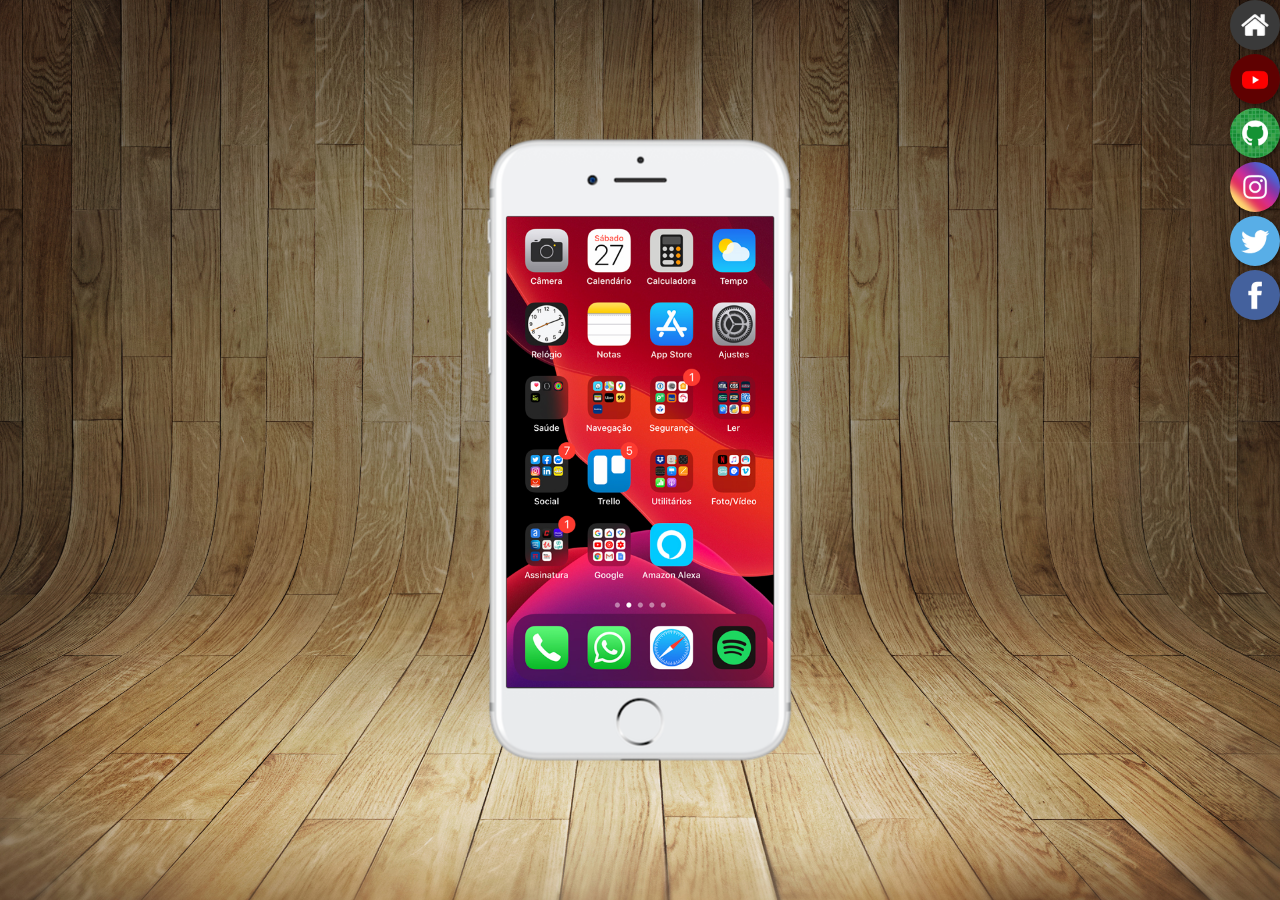
<file: index.html>
<!DOCTYPE html>
<html lang="pt-br">
<head>
    <meta charset="UTF-8">
    <meta name="viewport" content="width=device-width, initial-scale=1.0">
    <link rel="shortcut icon" href="favicon.ico" type="image/x-icon">
    <link rel="stylesheet" href="estilos/style.css">
    <title>Projeto redes sociais</title>
</head>
<body>
    
    <main>
        
        <section id="telefone">
            <iframe src="home.html "name="tela" id="tela" frameborder="0">
                <p>Seu navegador não suporta iframes.</p>
            </iframe>

        </section>
        <section id="redes-sociais">
            <a href="home.html" target="tela"><img src="imagens/logo-home.jpg" alt="Home"></a><br>
            <a href="youtube.html" target="tela"><img src="imagens/logo-youtube.jpg" alt="youtube"></a><br>
           <a href="github.html" target="tela"><img src="imagens/logo-github.jpg" alt="github"></a><br>
            <a href="instagram.html" target="tela"><img src="imagens/logo-instagram.jpg" alt="instagram"></a><br>
            <a href="twitter.html" target="tela"><img src="imagens/logo-twitter.jpg" alt="twitter"></a><br>
            <a href="facebook.html" target="tela"><img src="imagens/logo-facebook.jpg" alt="facebook"></a>


        </section>
        

    </main>
    
    
    
</body>
</html>
</file>
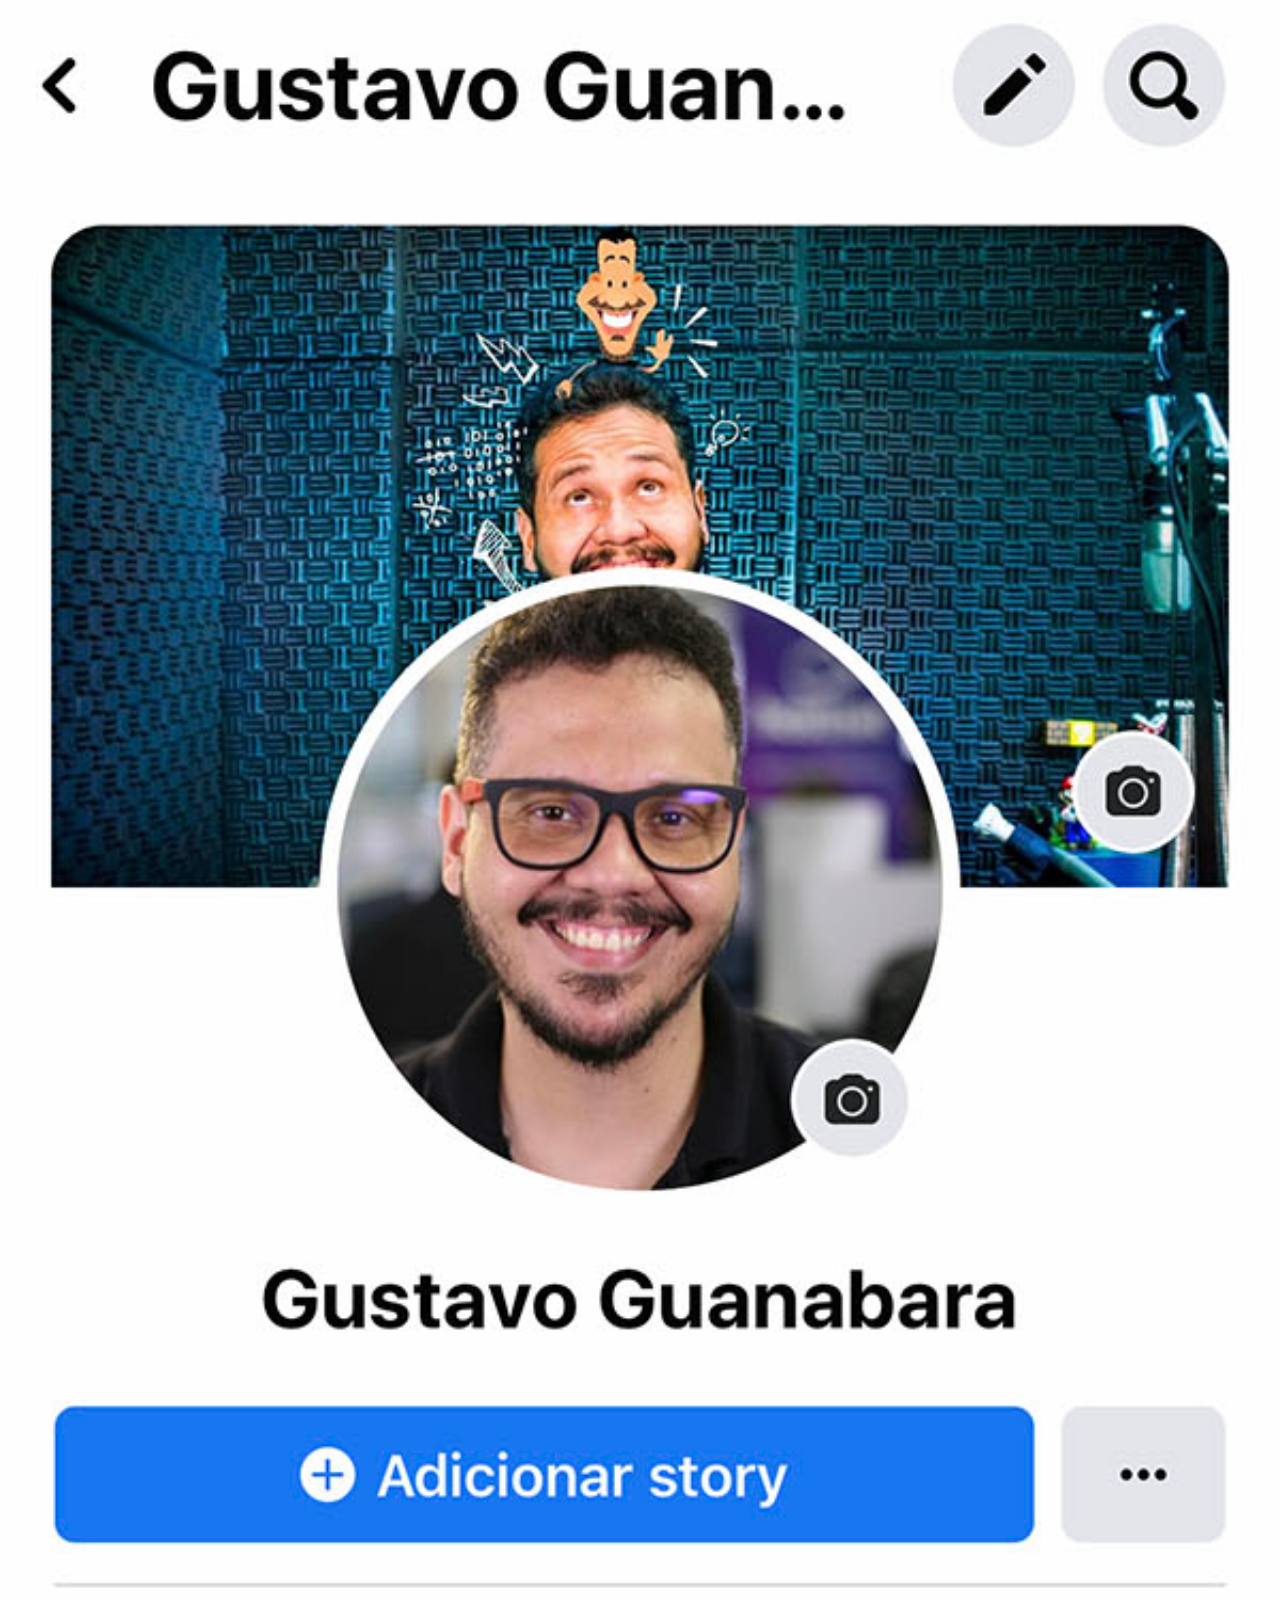
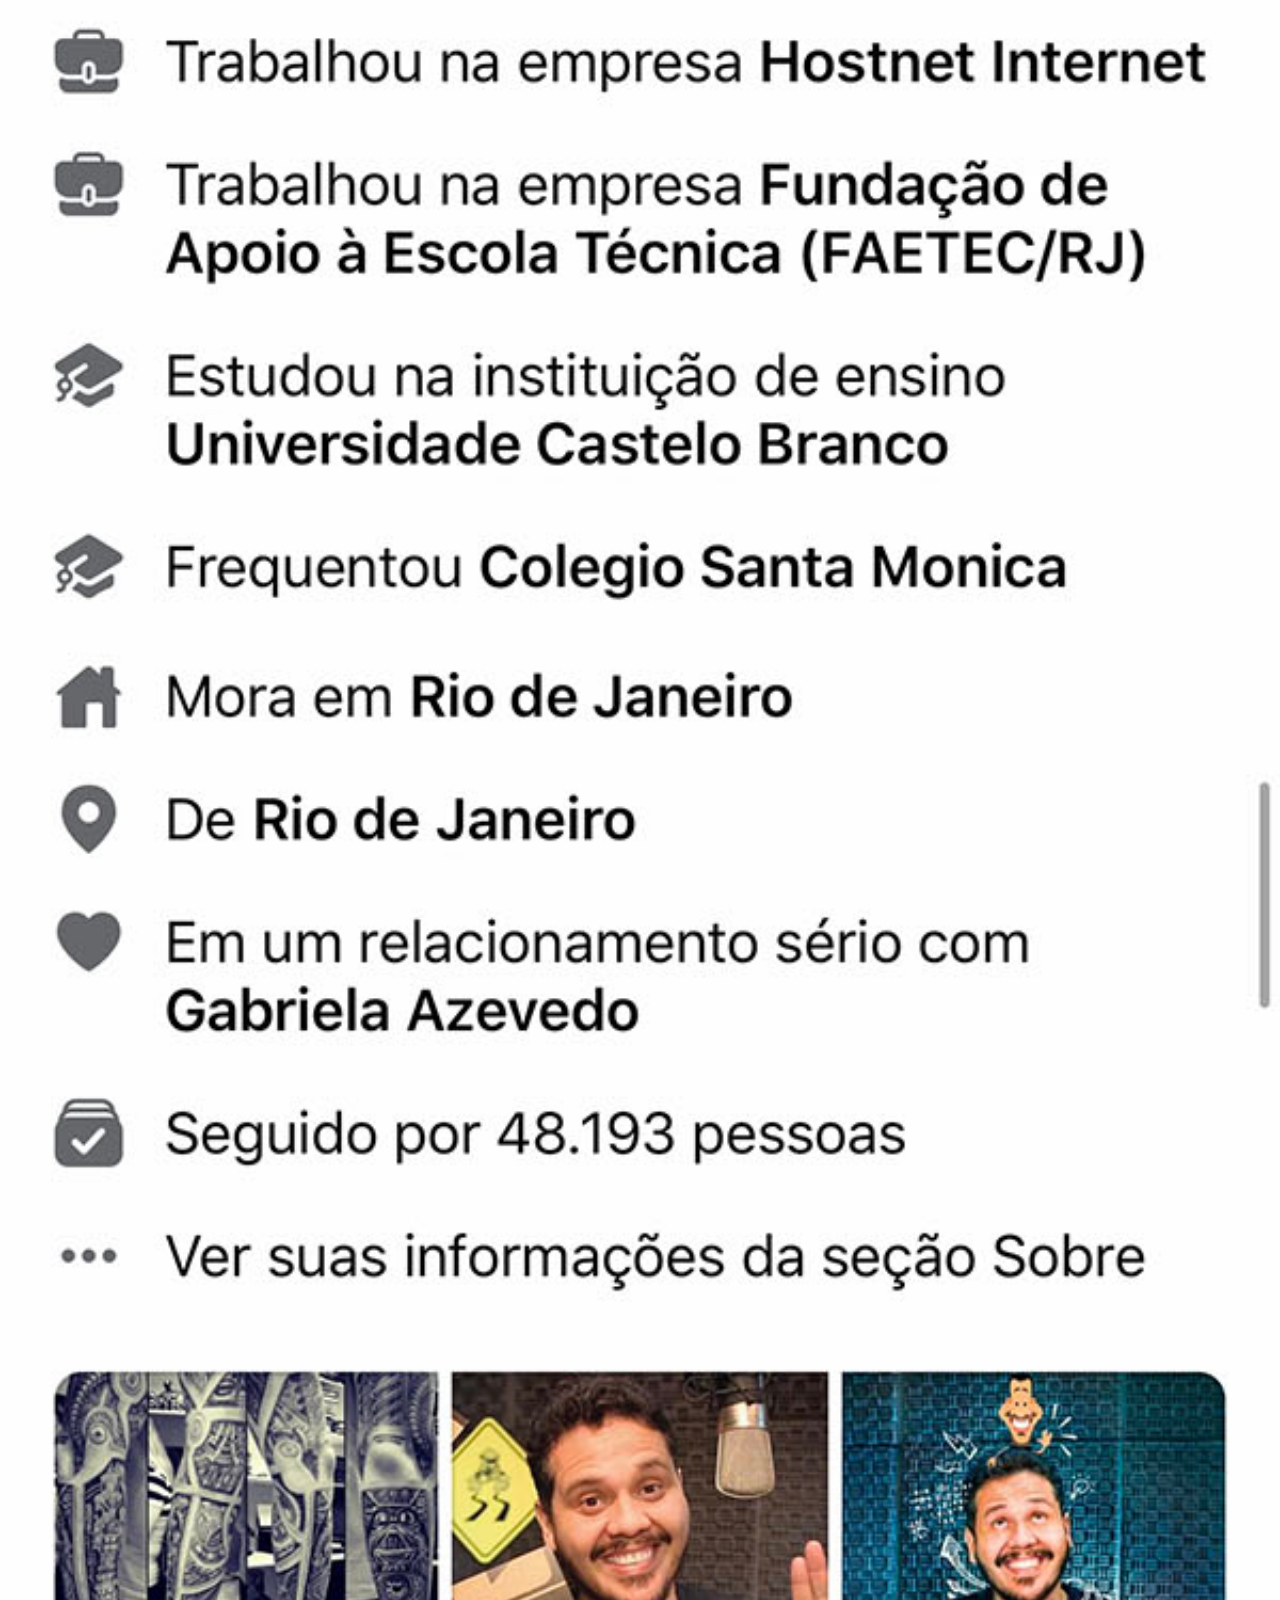
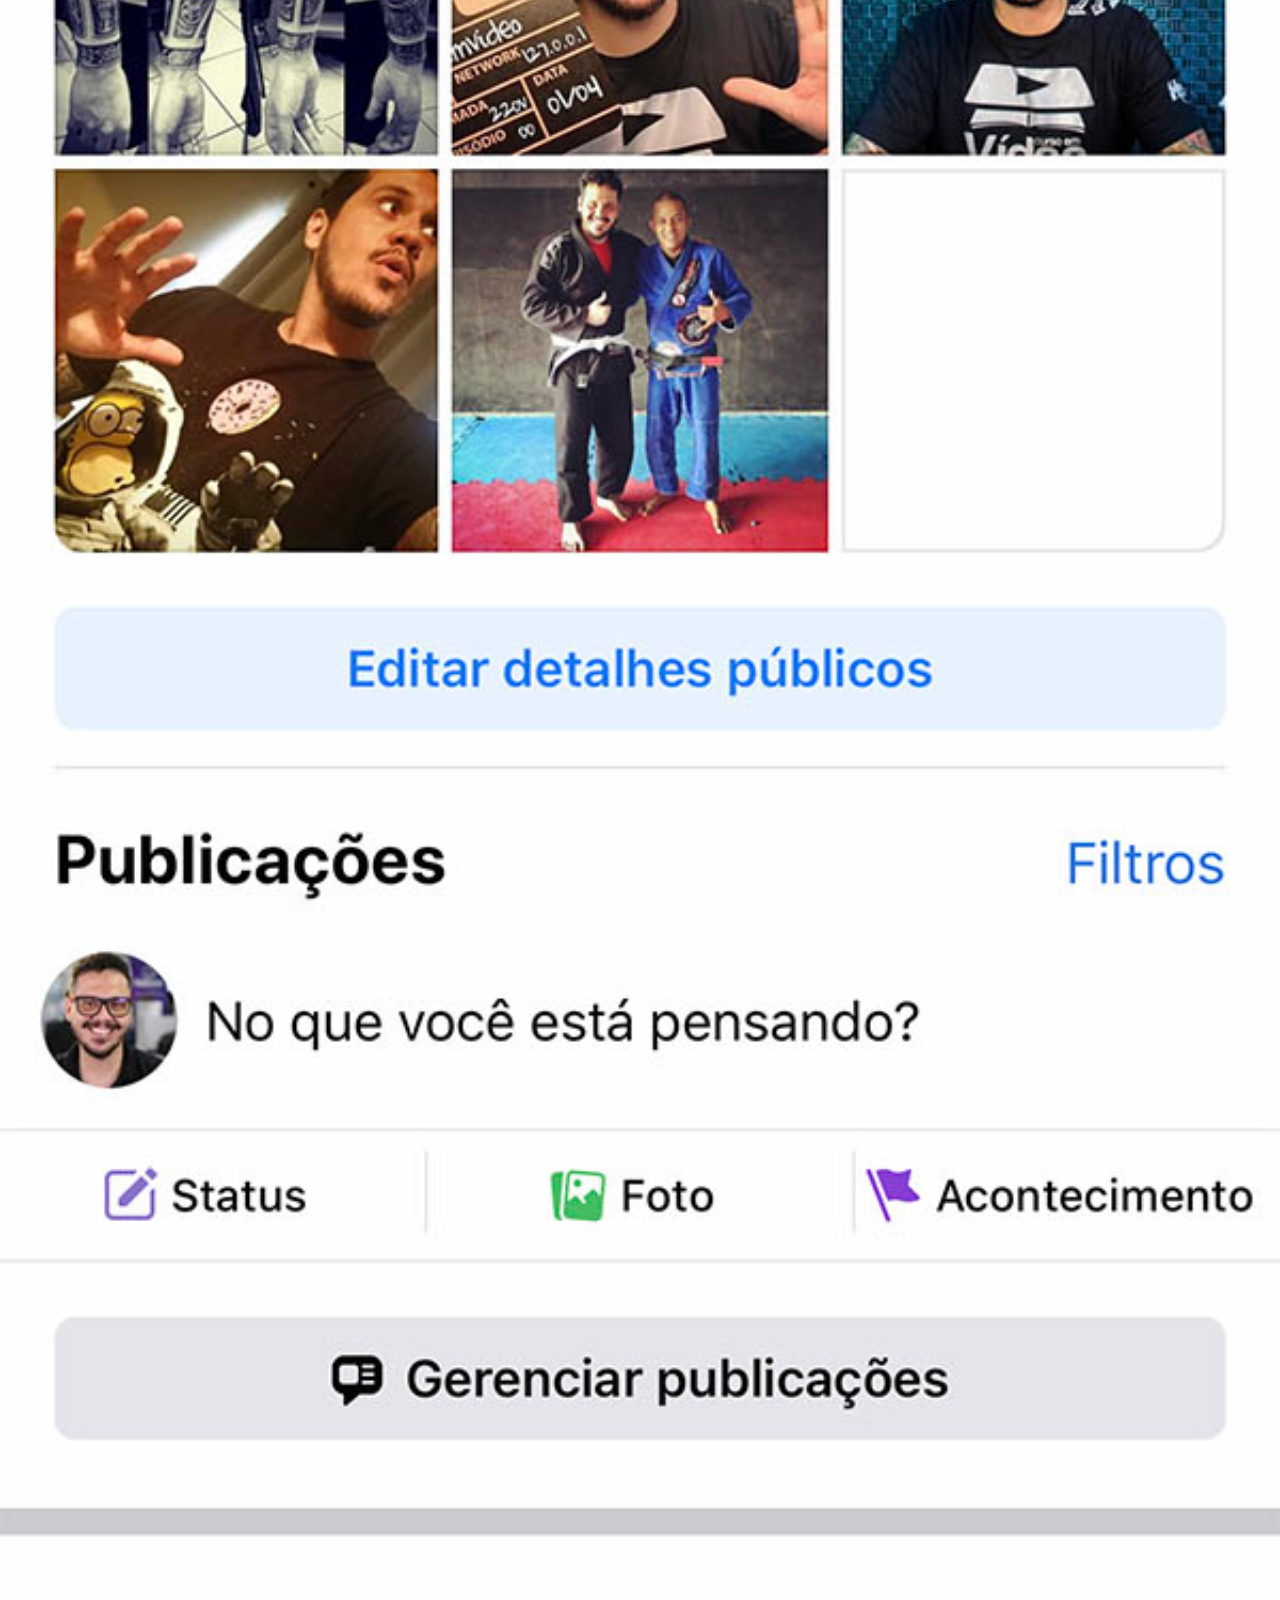
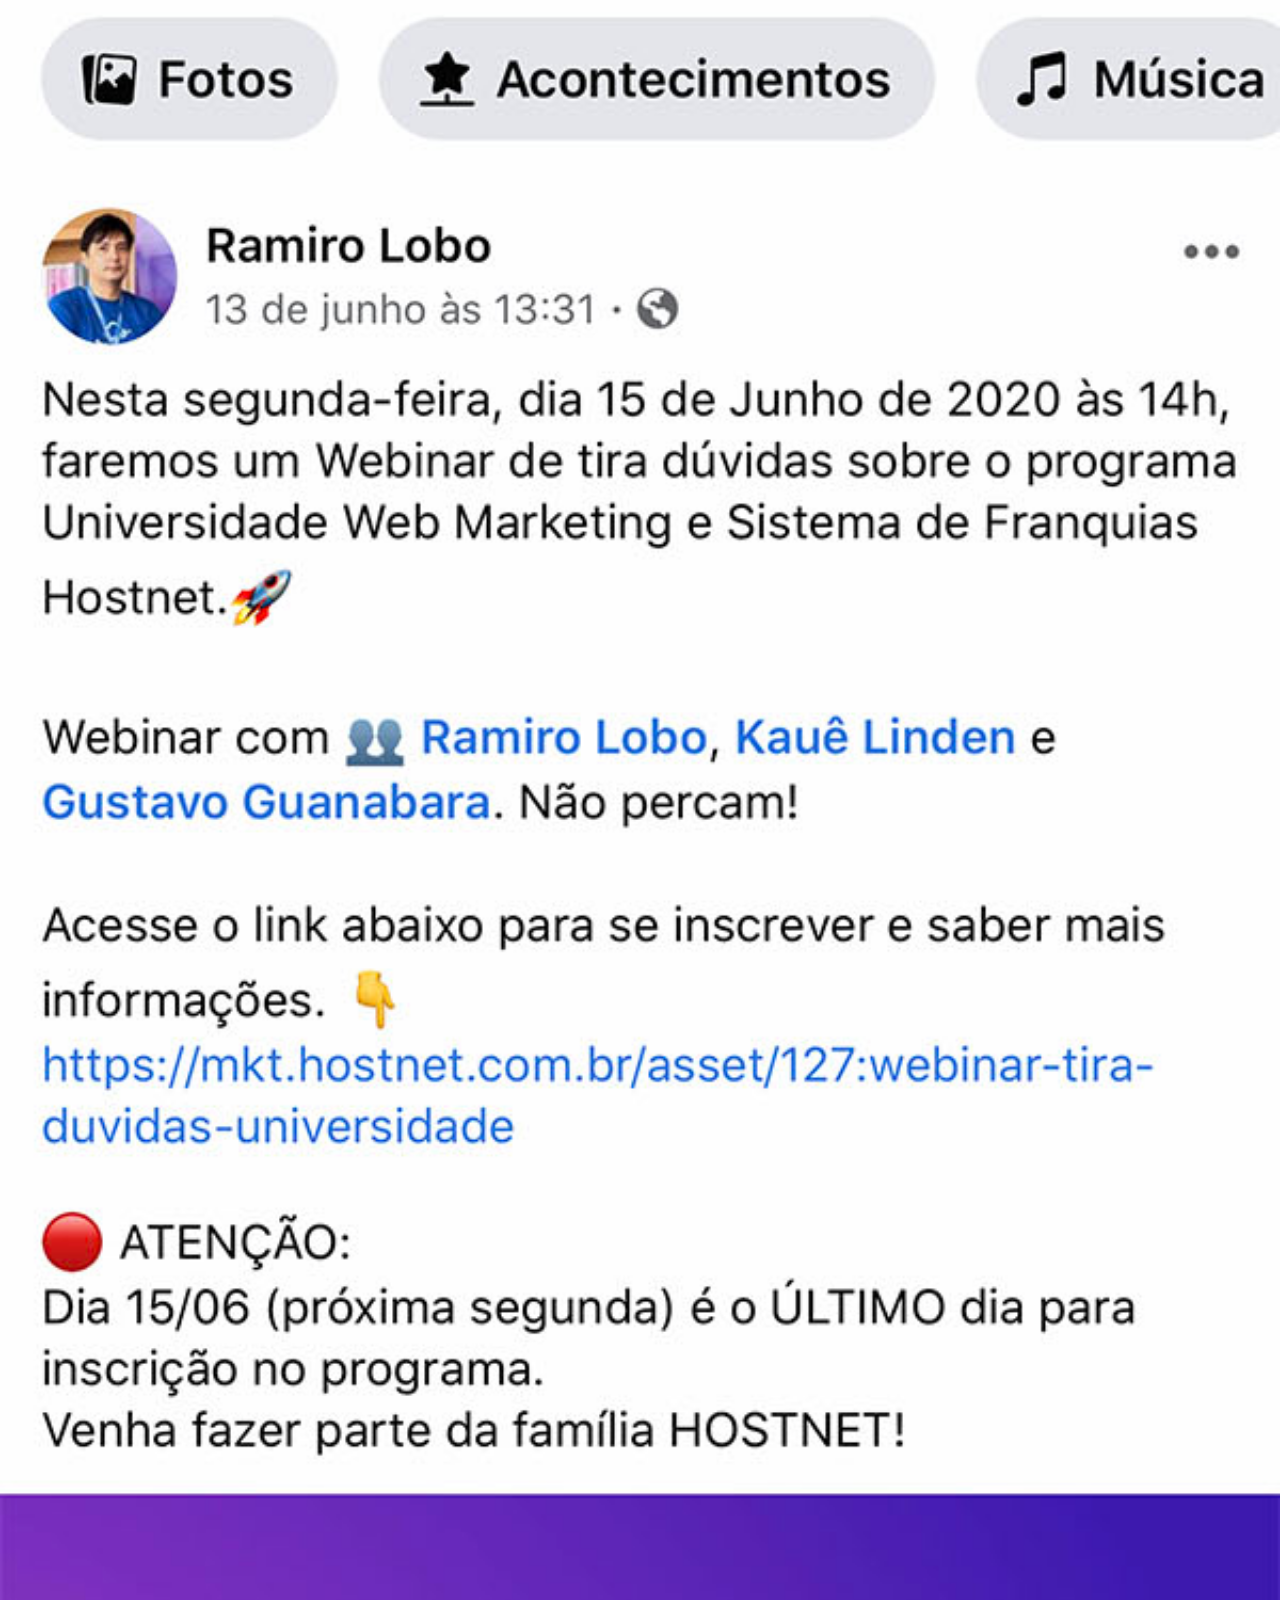
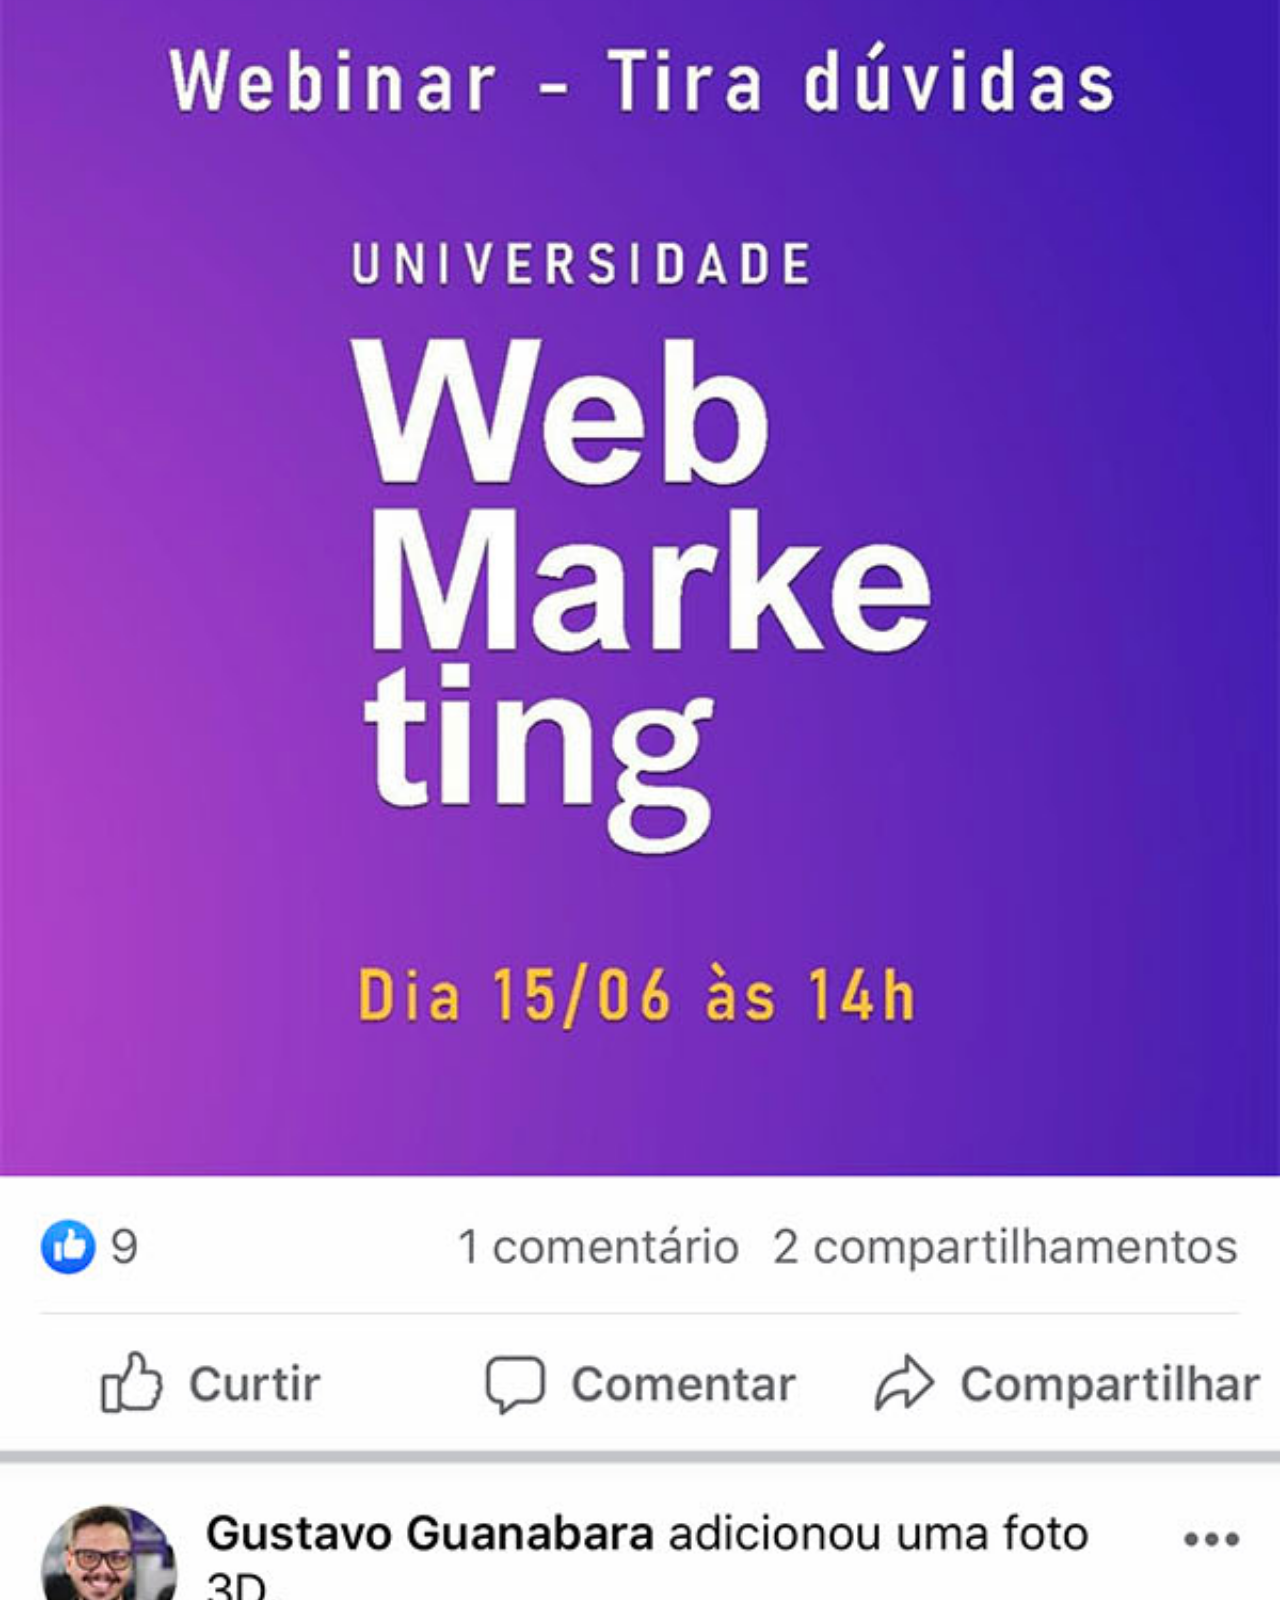
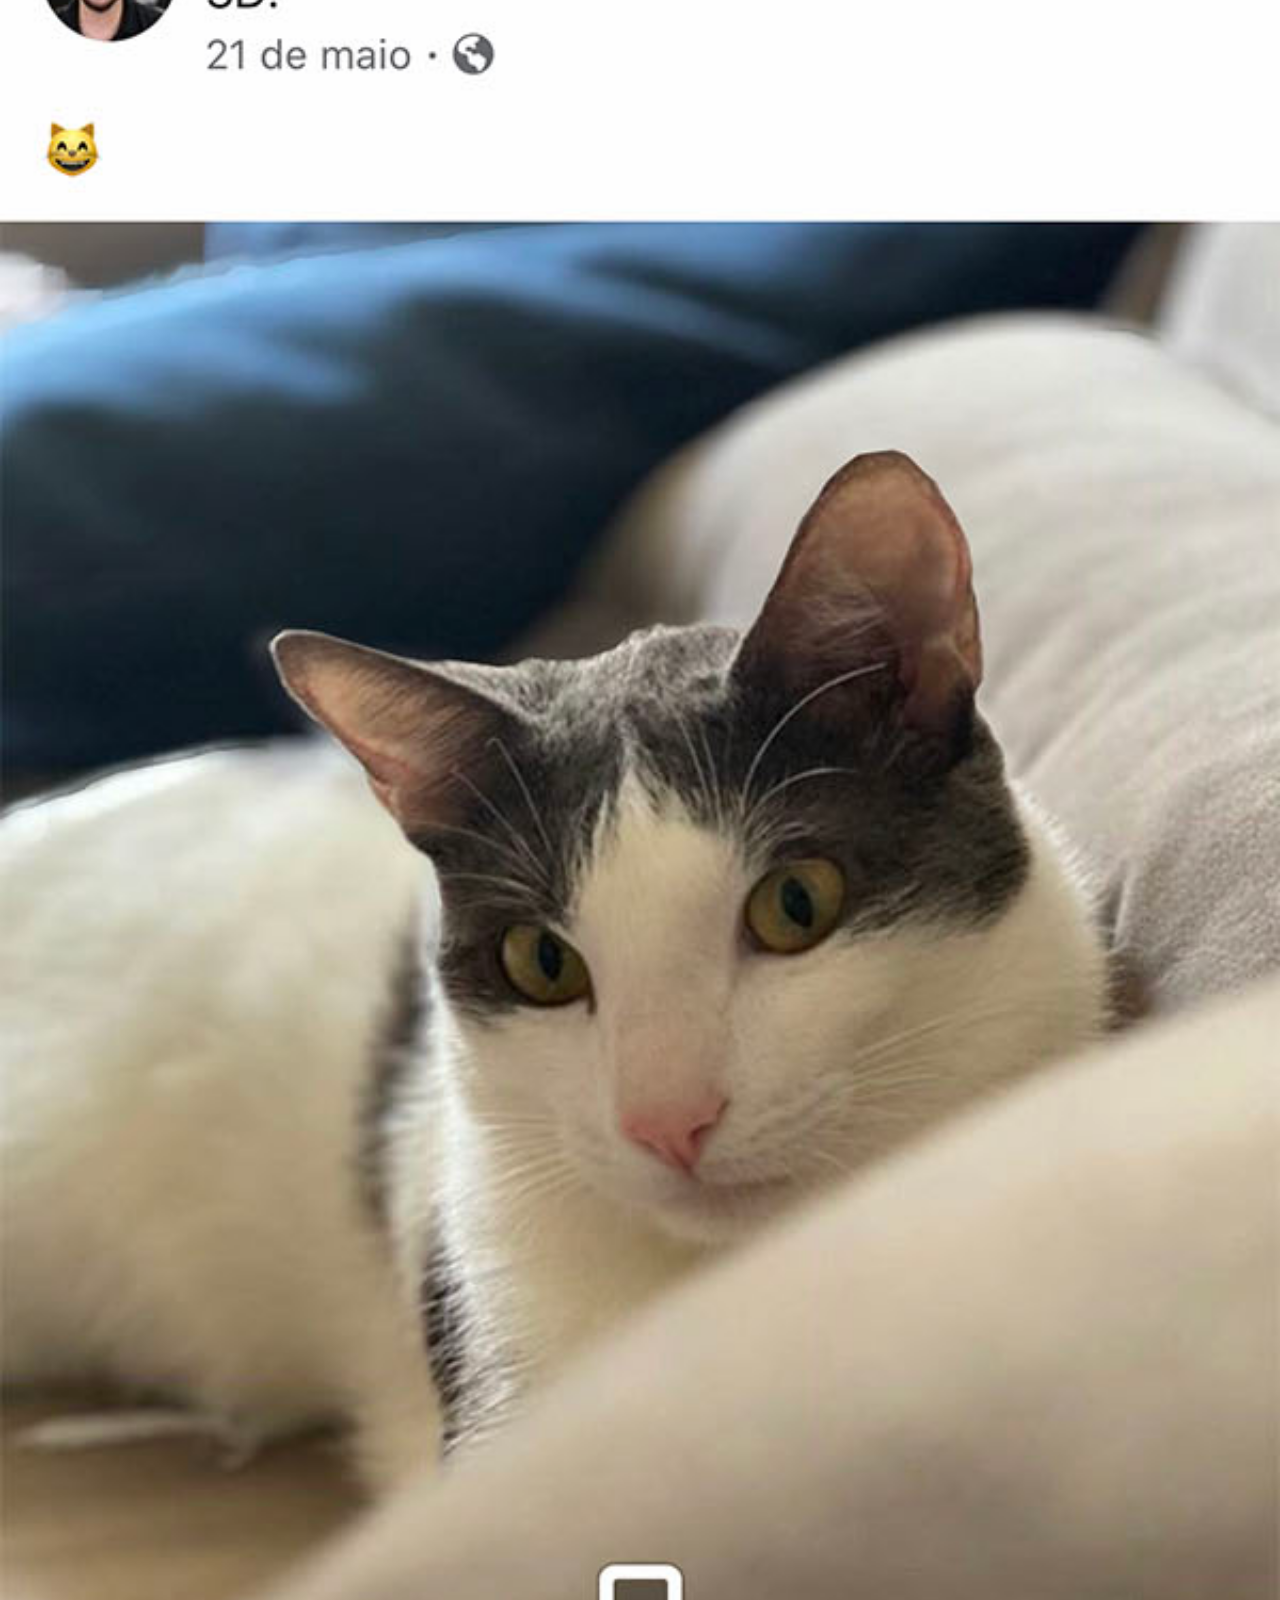
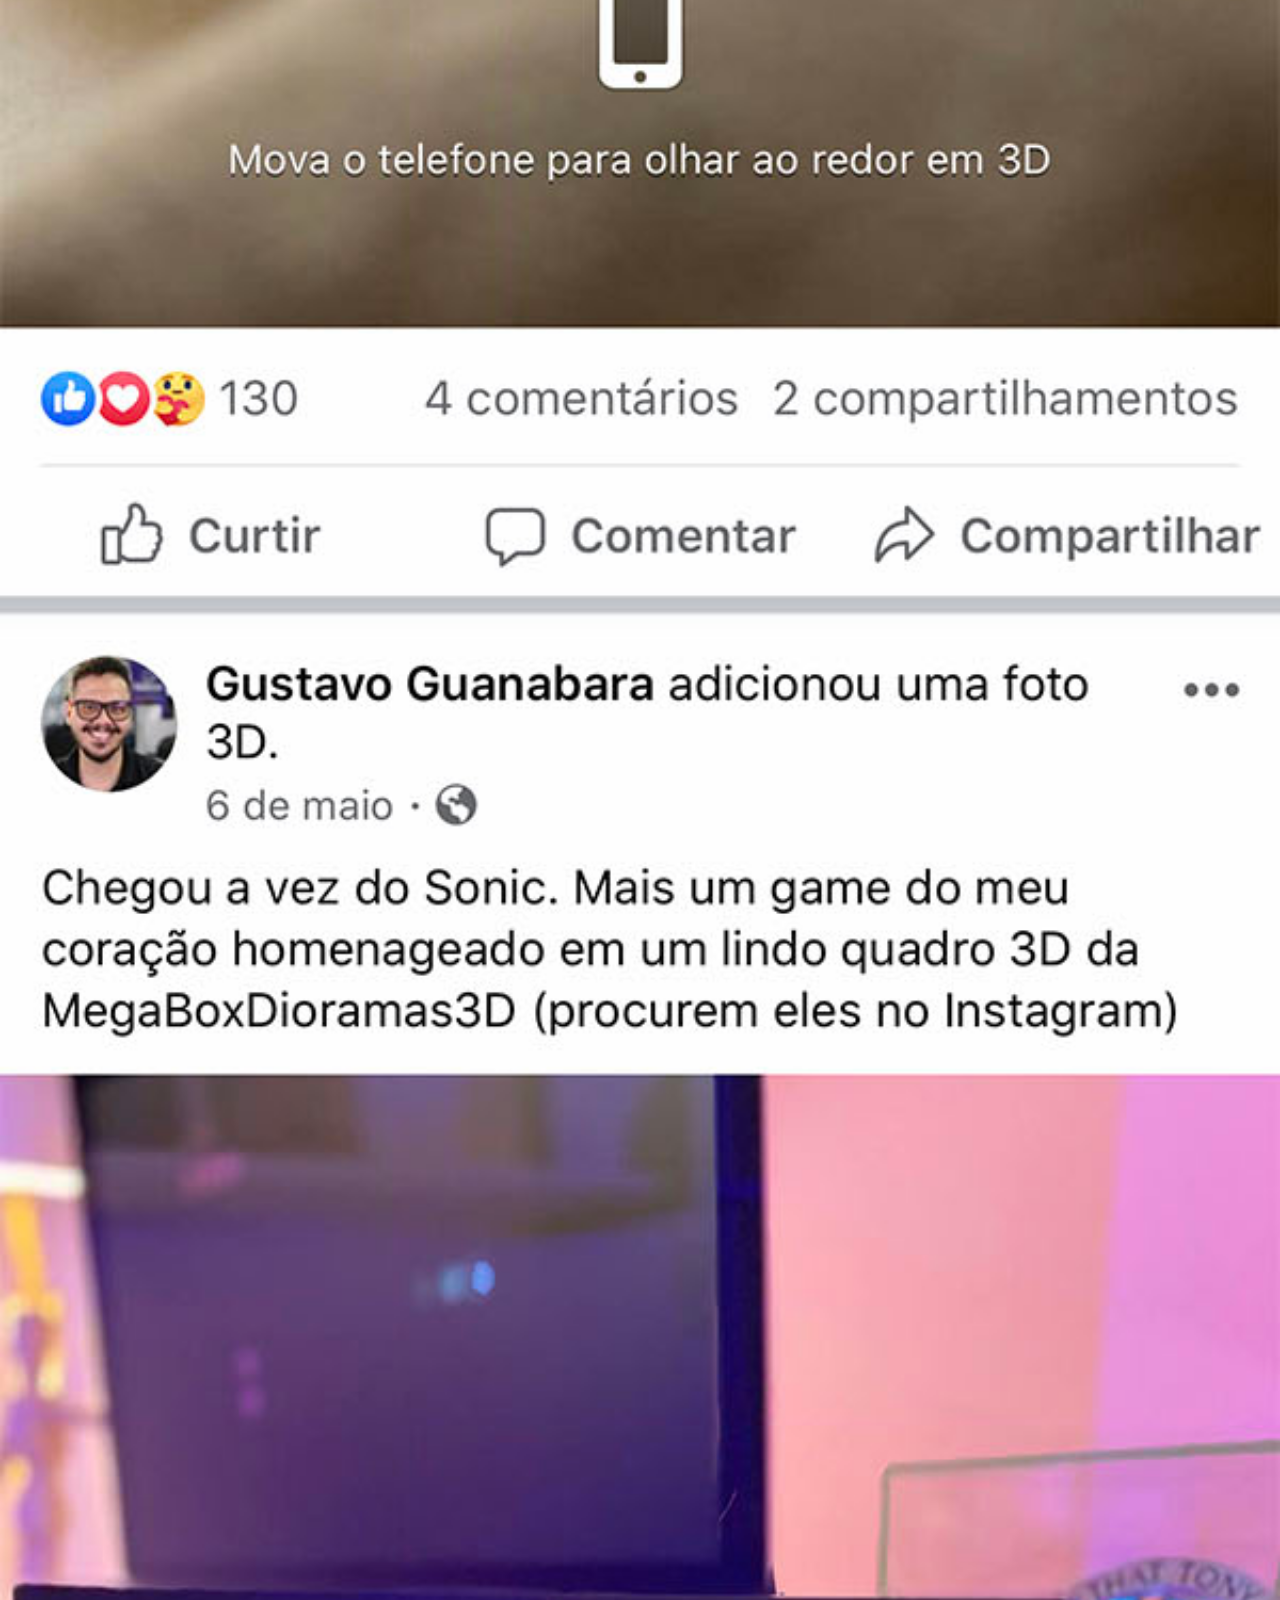
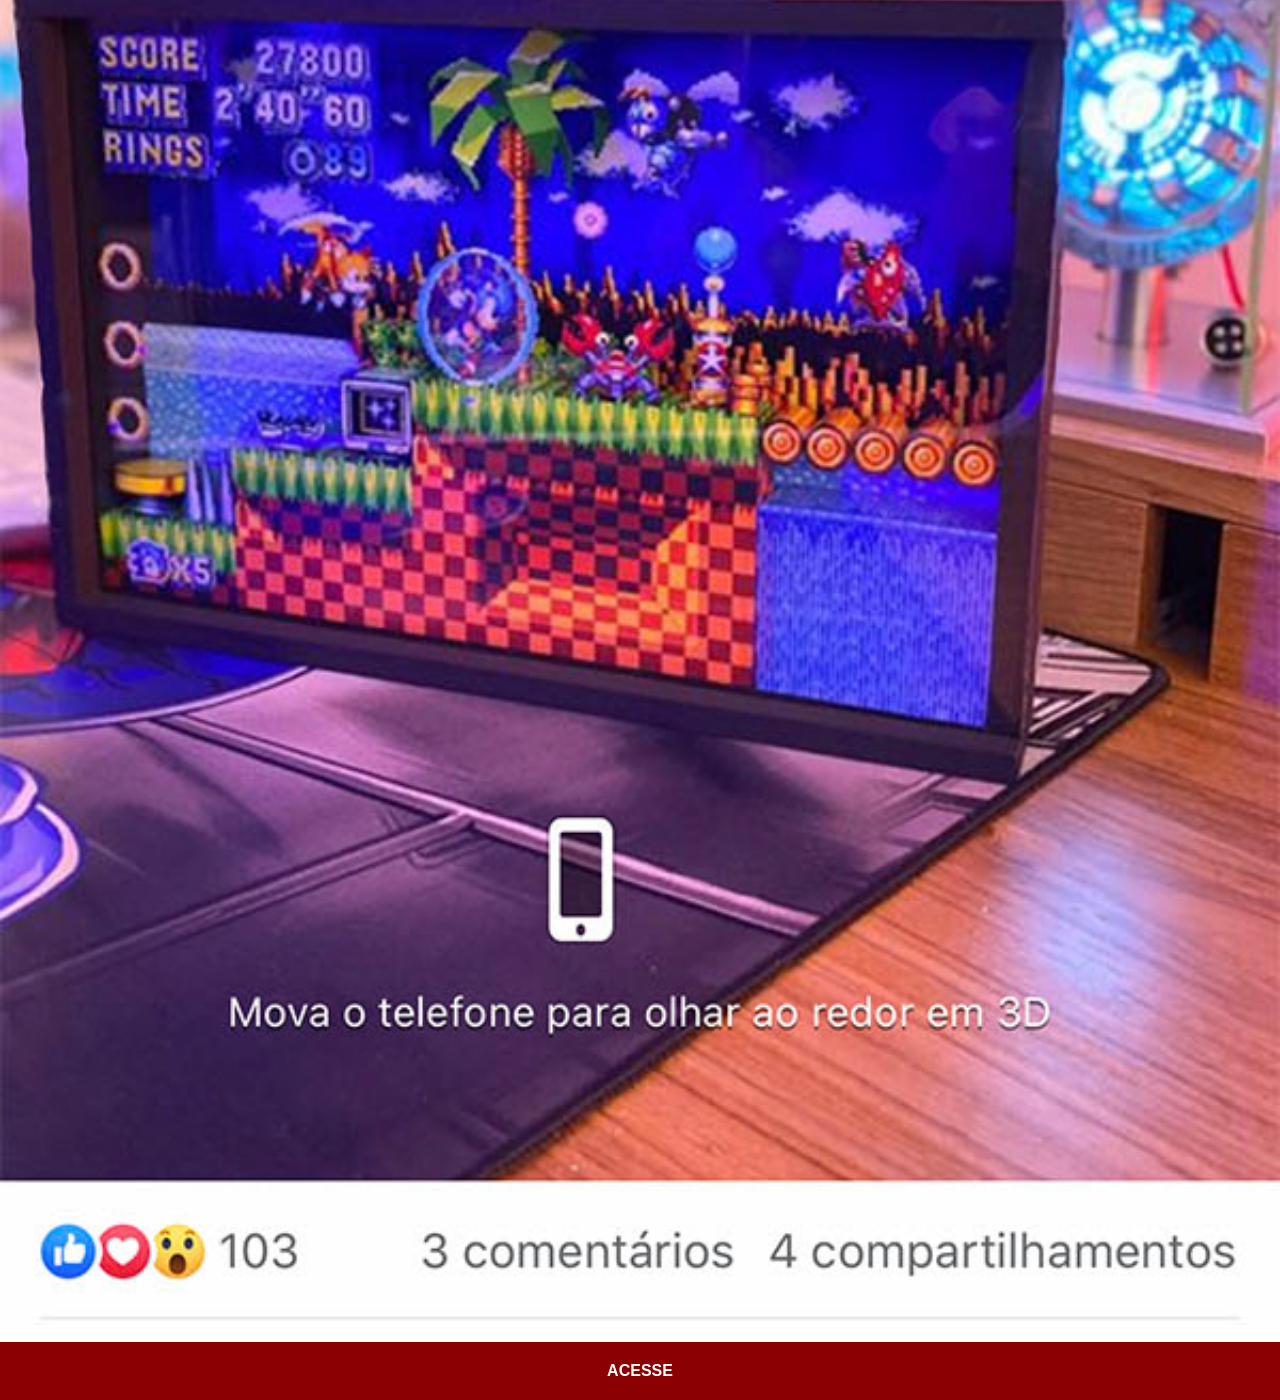
<file: facebook.html>
<!DOCTYPE html>
<html lang="pt-br">
<head>
    <meta charset="UTF-8">
    <meta name="viewport" content="width=device-width, initial-scale=1.0">
    <title>facebook</title>
    <link rel="stylesheet" href="estilos/social.css">
</head>
<body>
    
</body>
    <img src="imagens/tela-facebook.jpg" alt="facebook">
    <a href="https://www.facebook.com/gustavoguanabara">ACESSE</a>
</html>
</file>
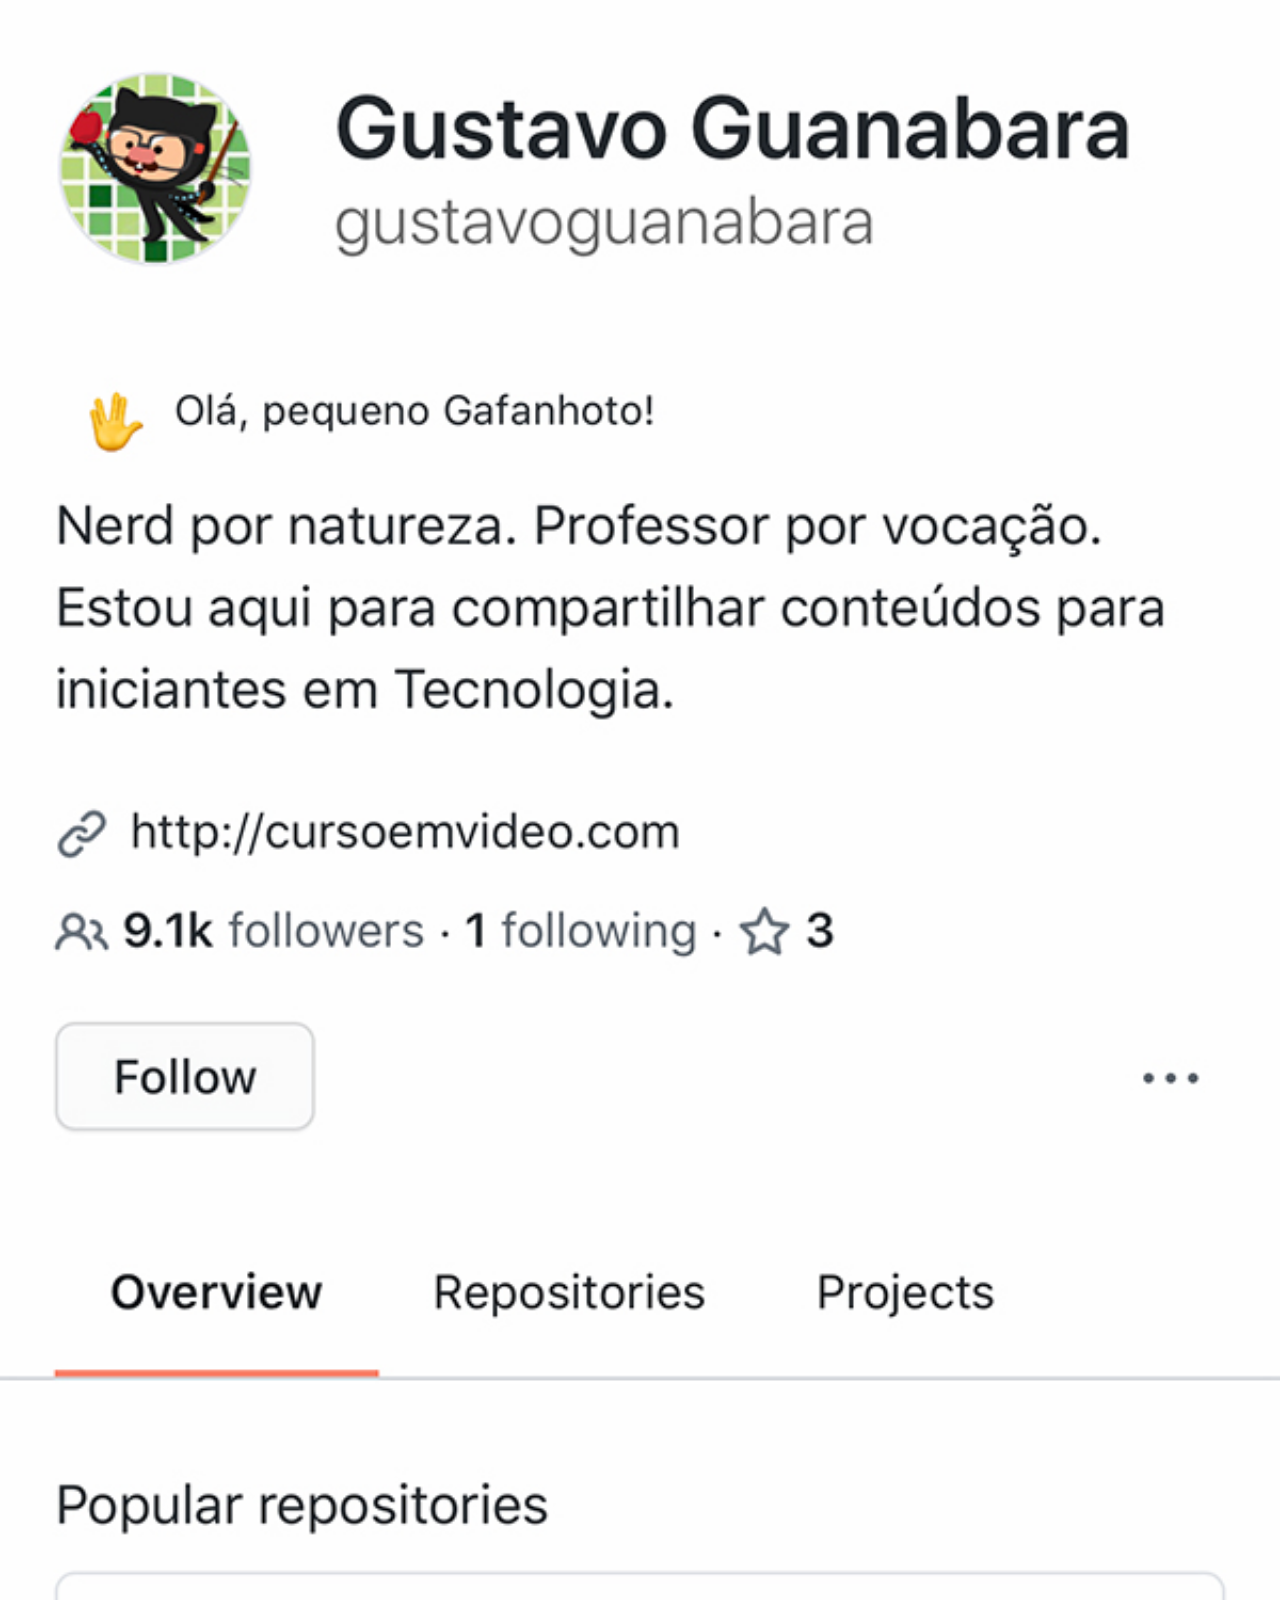
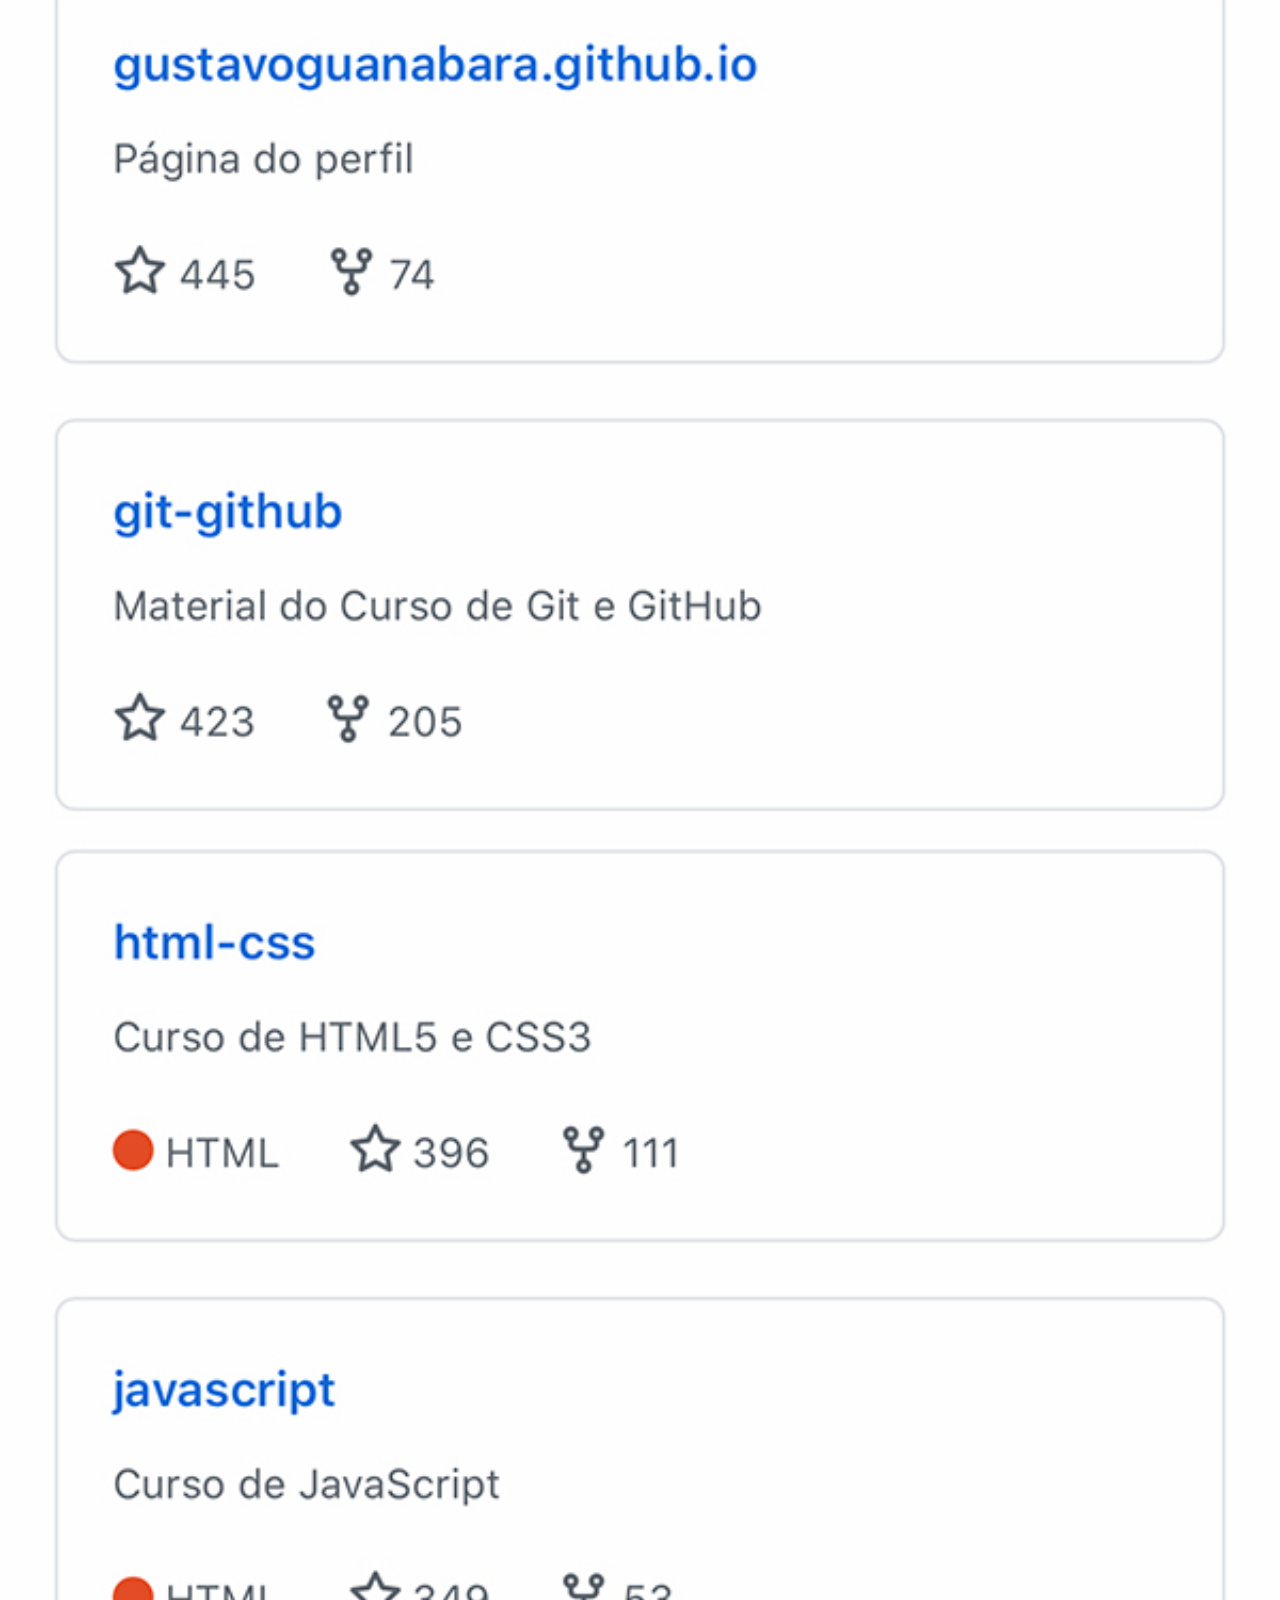
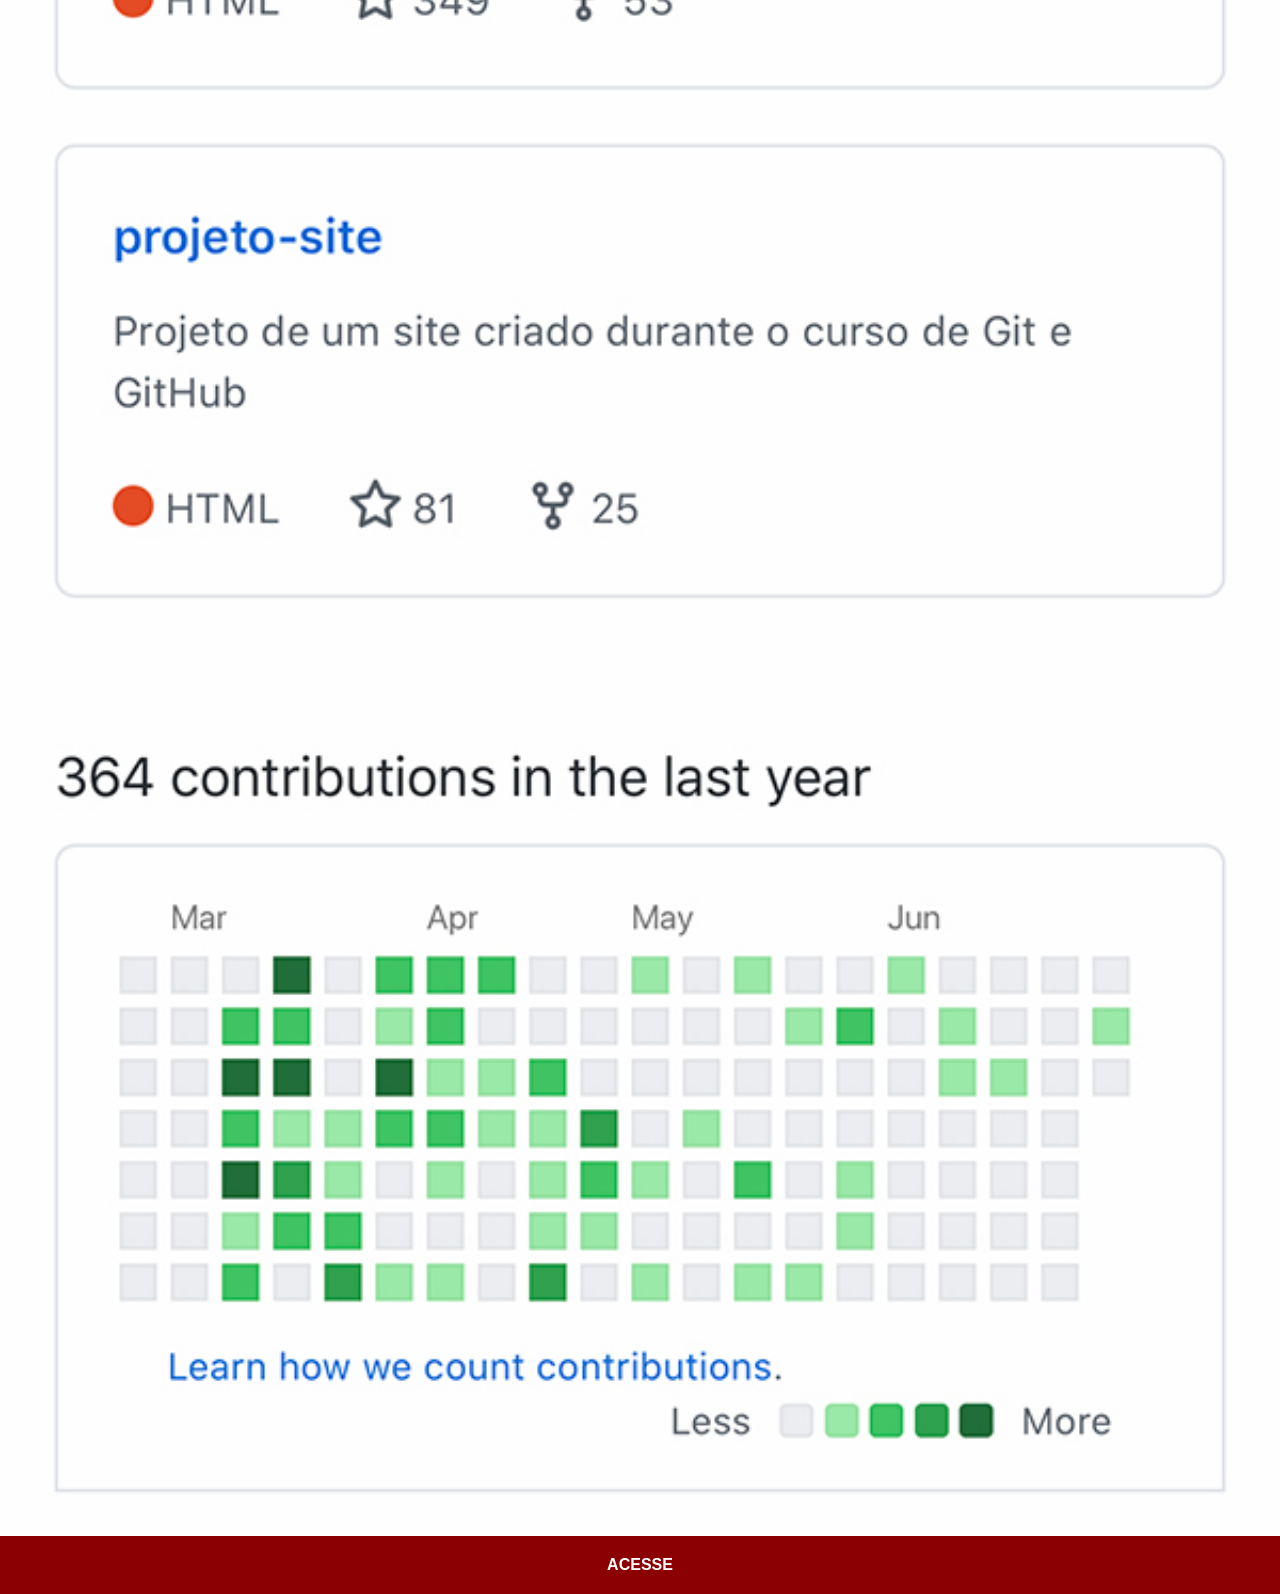
<file: github.html>
<!DOCTYPE html>
<html lang="pt-br">
<head>
    <meta charset="UTF-8">
    <meta name="viewport" content="width=device-width, initial-scale=1.0">
    <title>github</title>
    <link rel="stylesheet" href="estilos/social.css">
</head>
<body>
    <img src="imagens/tela-github.jpg" alt="github">
    <a href="https://github.com/gustavoguanabara" target="_blank">ACESSE</a>
    
</body>
</html>
</file>
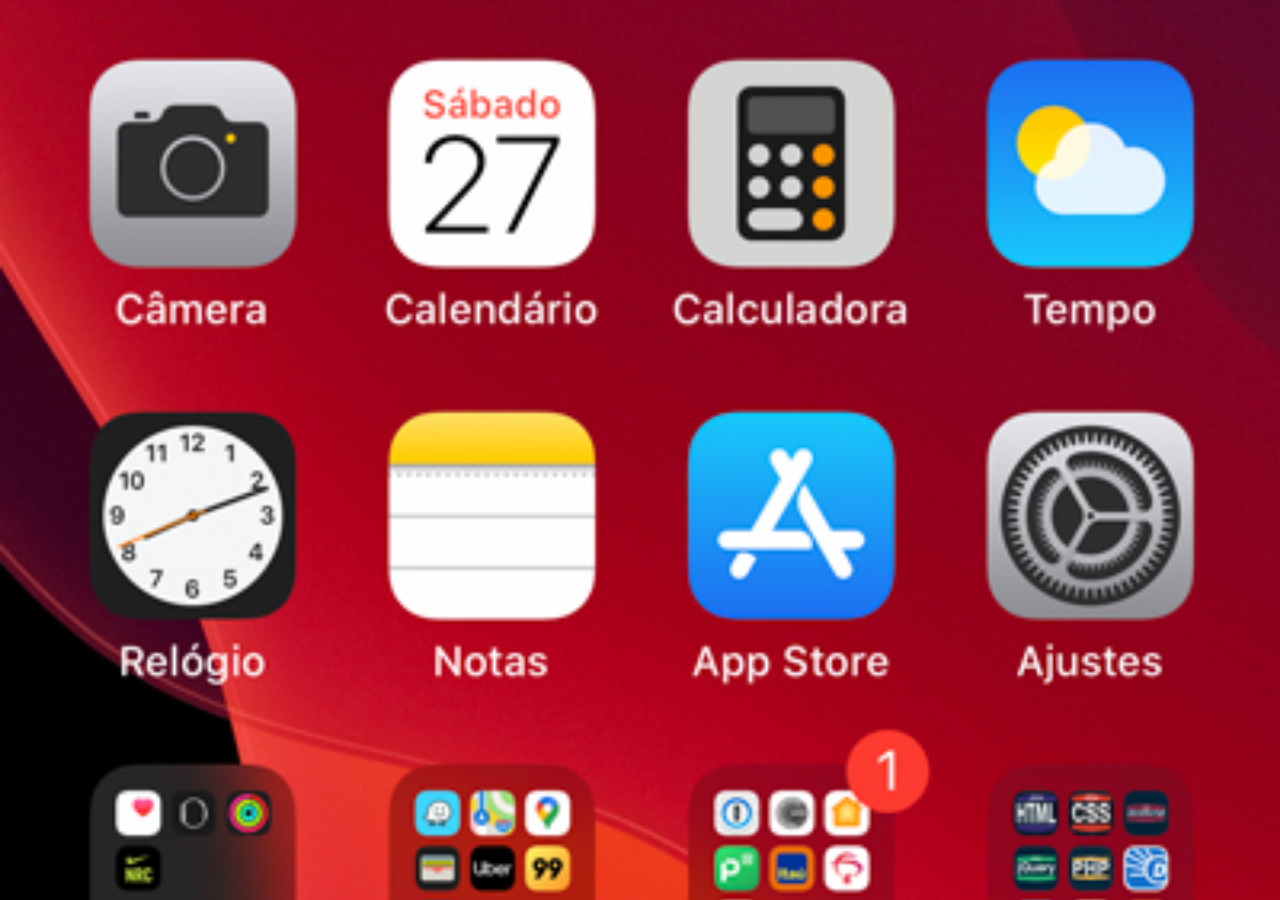
<file: home.html>
<!DOCTYPE html>
<html lang="en">
<head>
    <meta charset="UTF-8">
    <meta name="viewport" content="width=device-width, initial-scale=1.0">
    <title>Home</title>
    <style>
        *{
            margin: 0;
            padding: 0;
            
        }

        body{
            width: 100vw;
            height: 100vh;
            background: black url('imagens/tela-home.jpg') no-repeat top center ;
            background-size: cover;
        }
    </style>
</head>
<body>
    
</body>
</html>
</file>
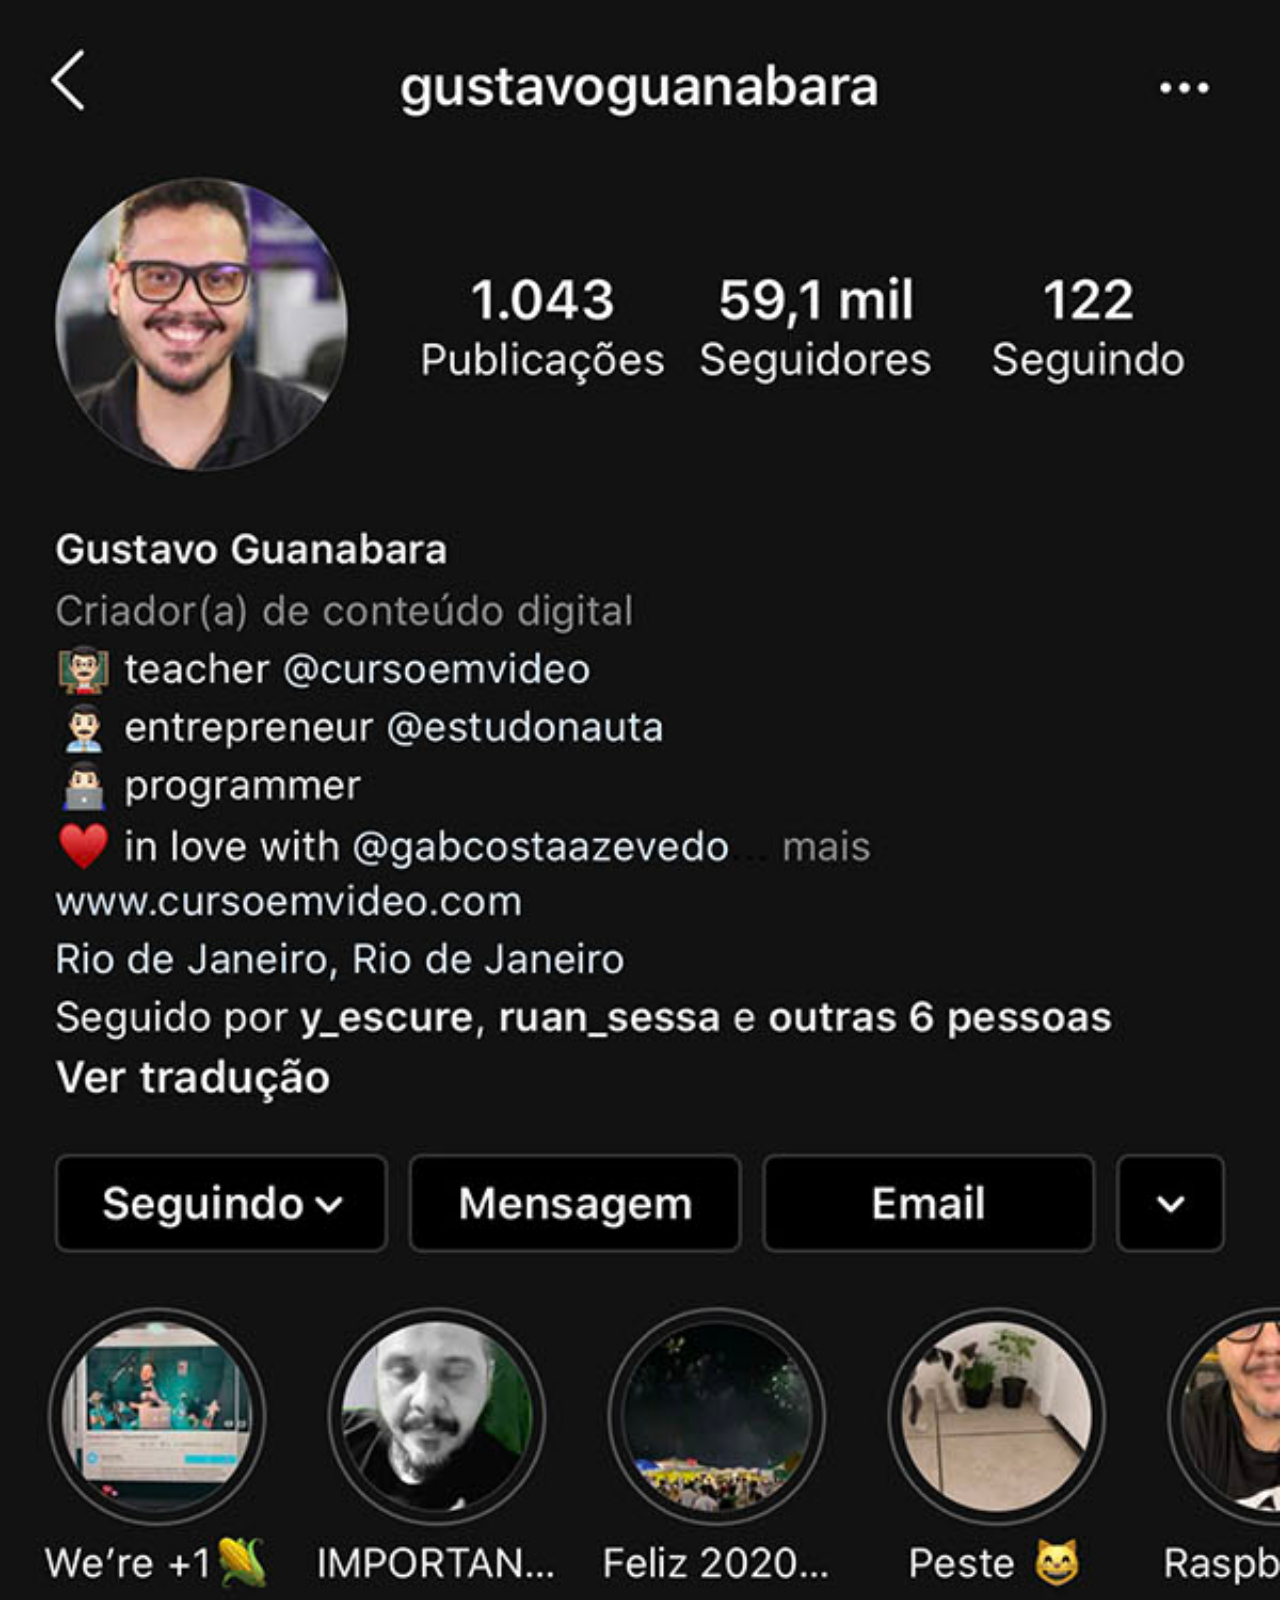
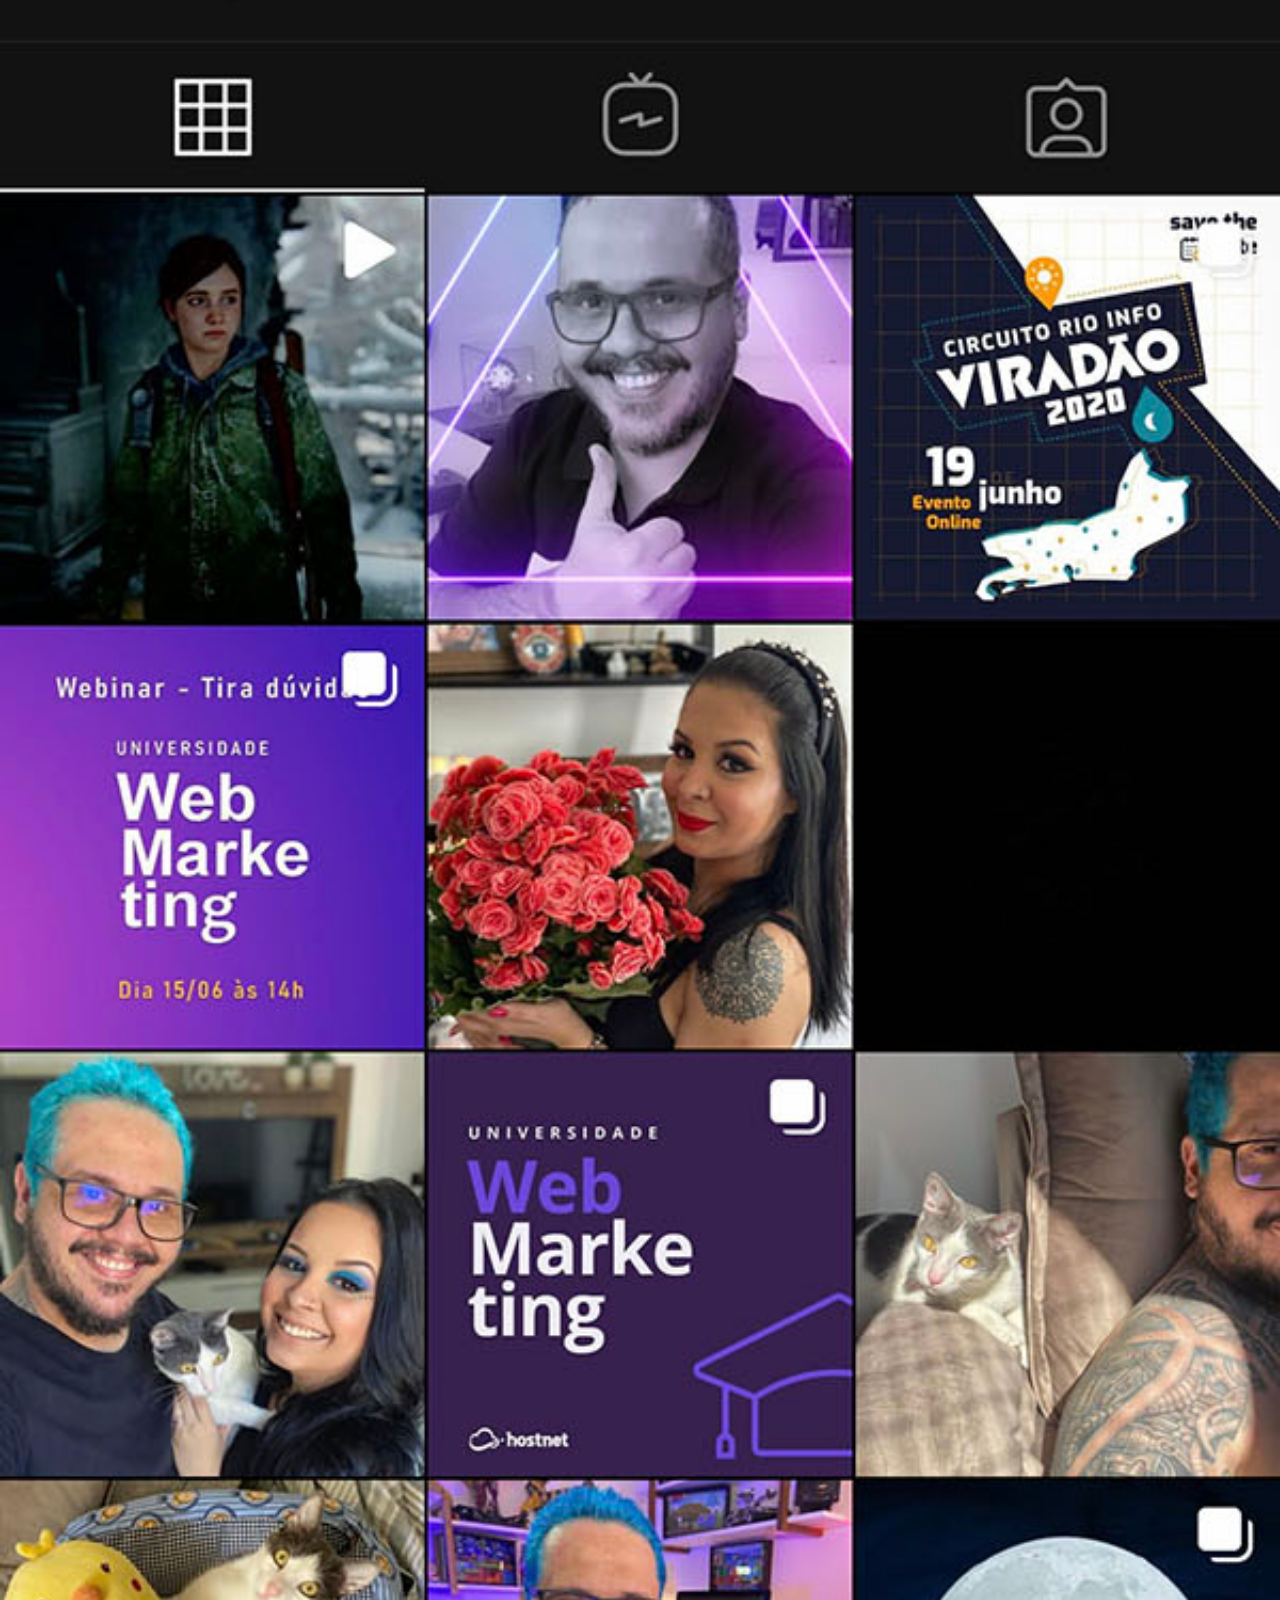
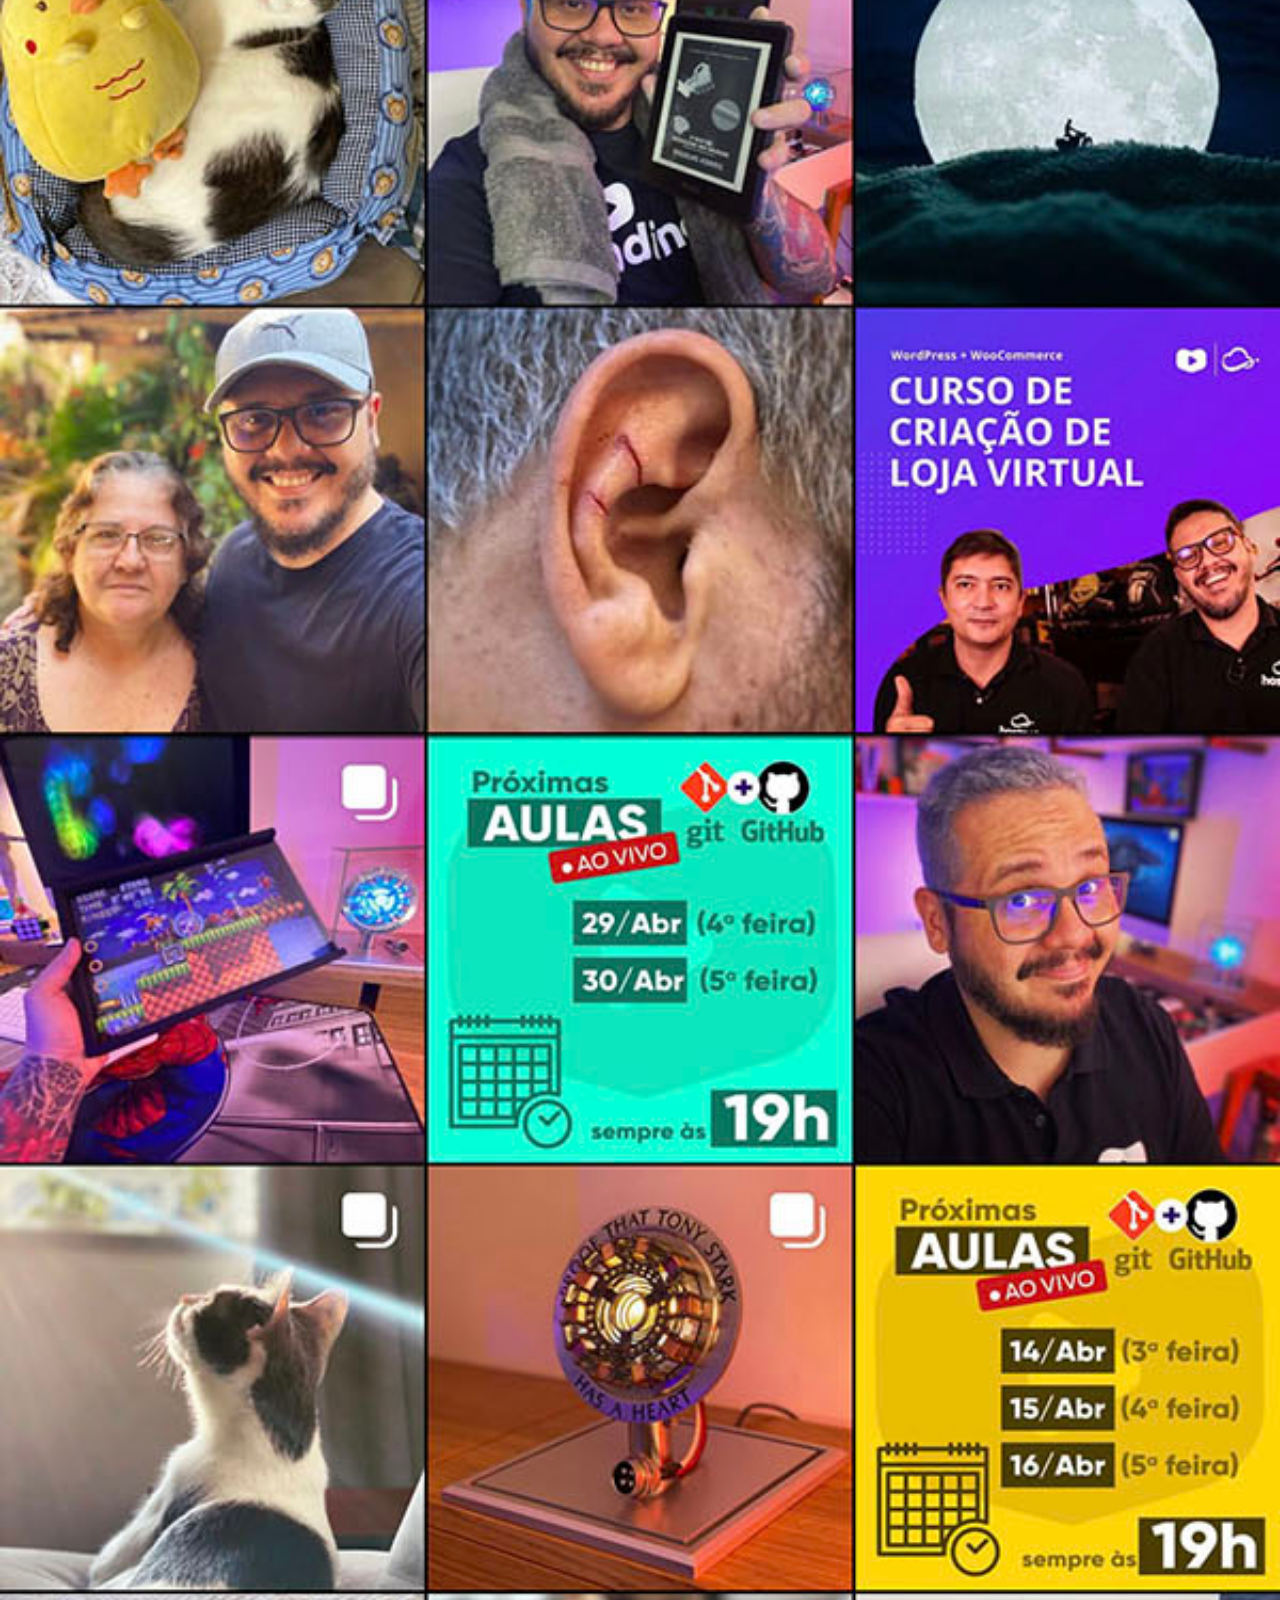
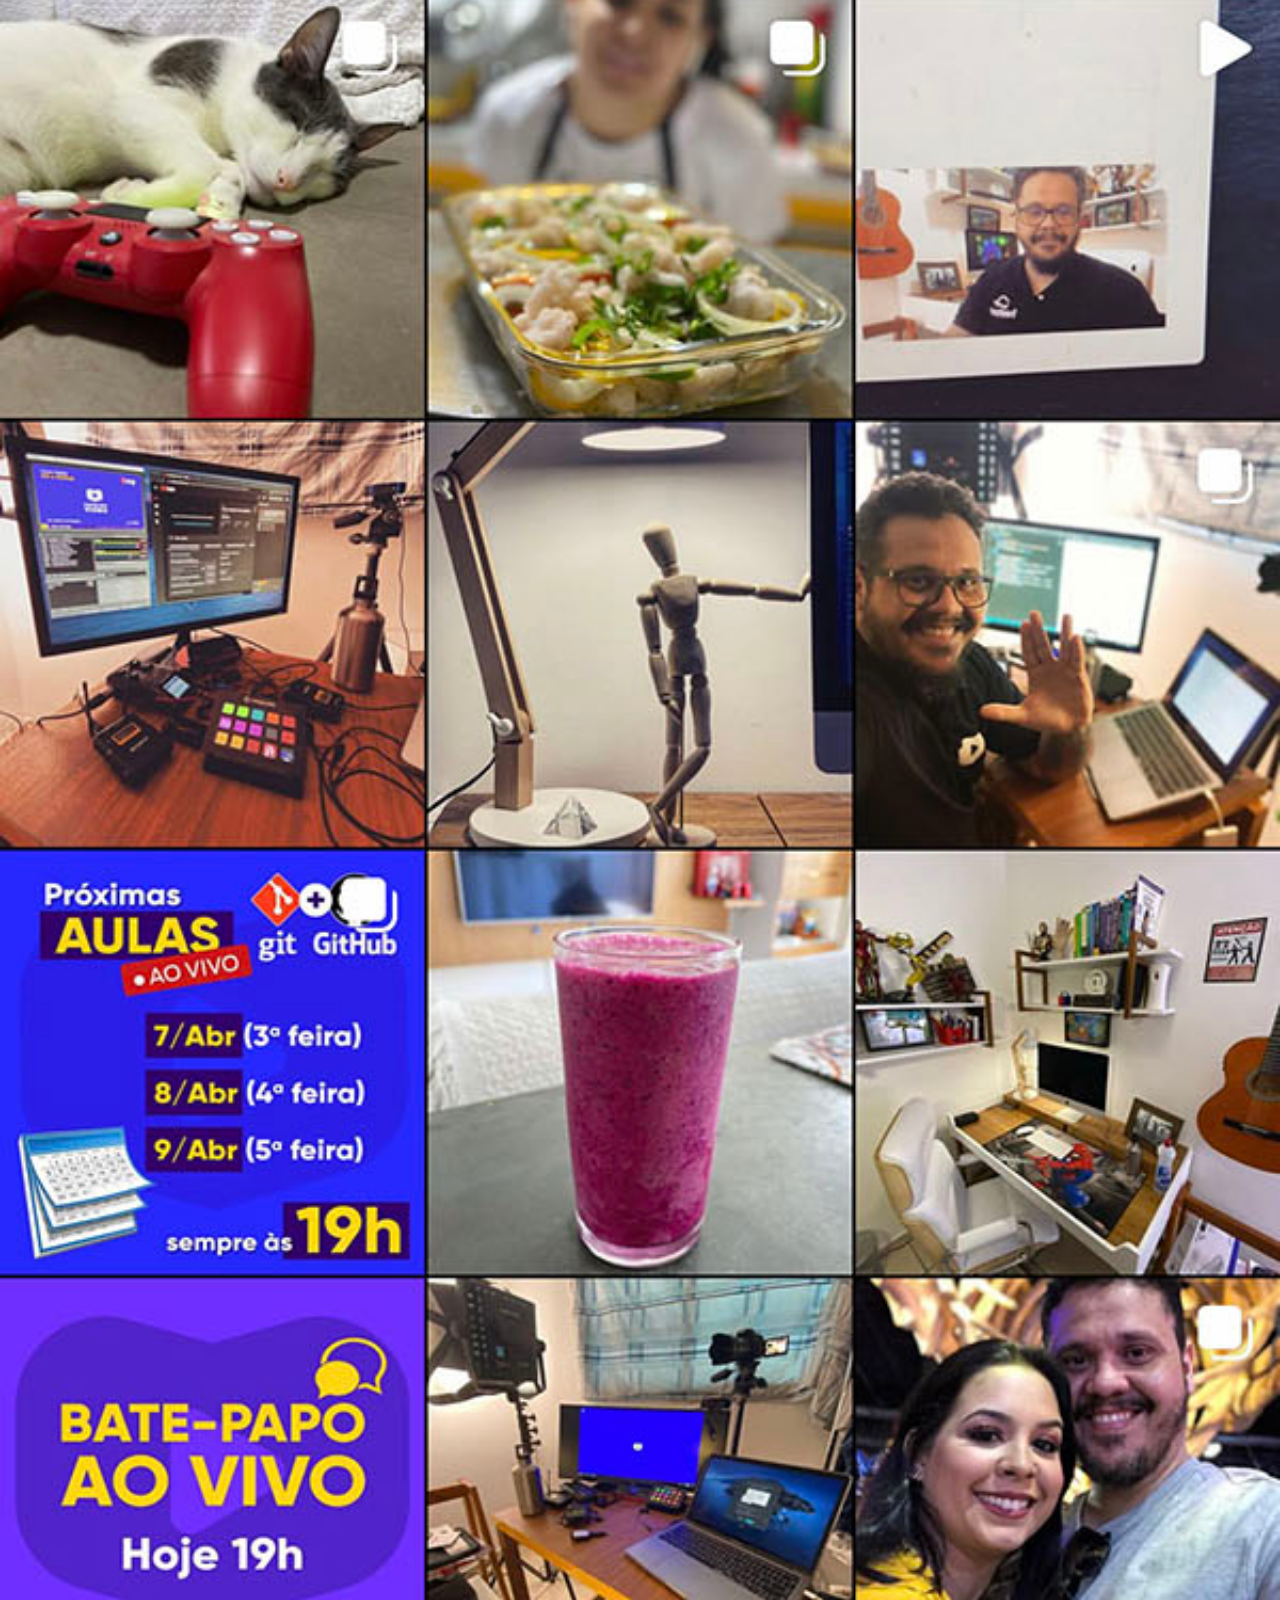
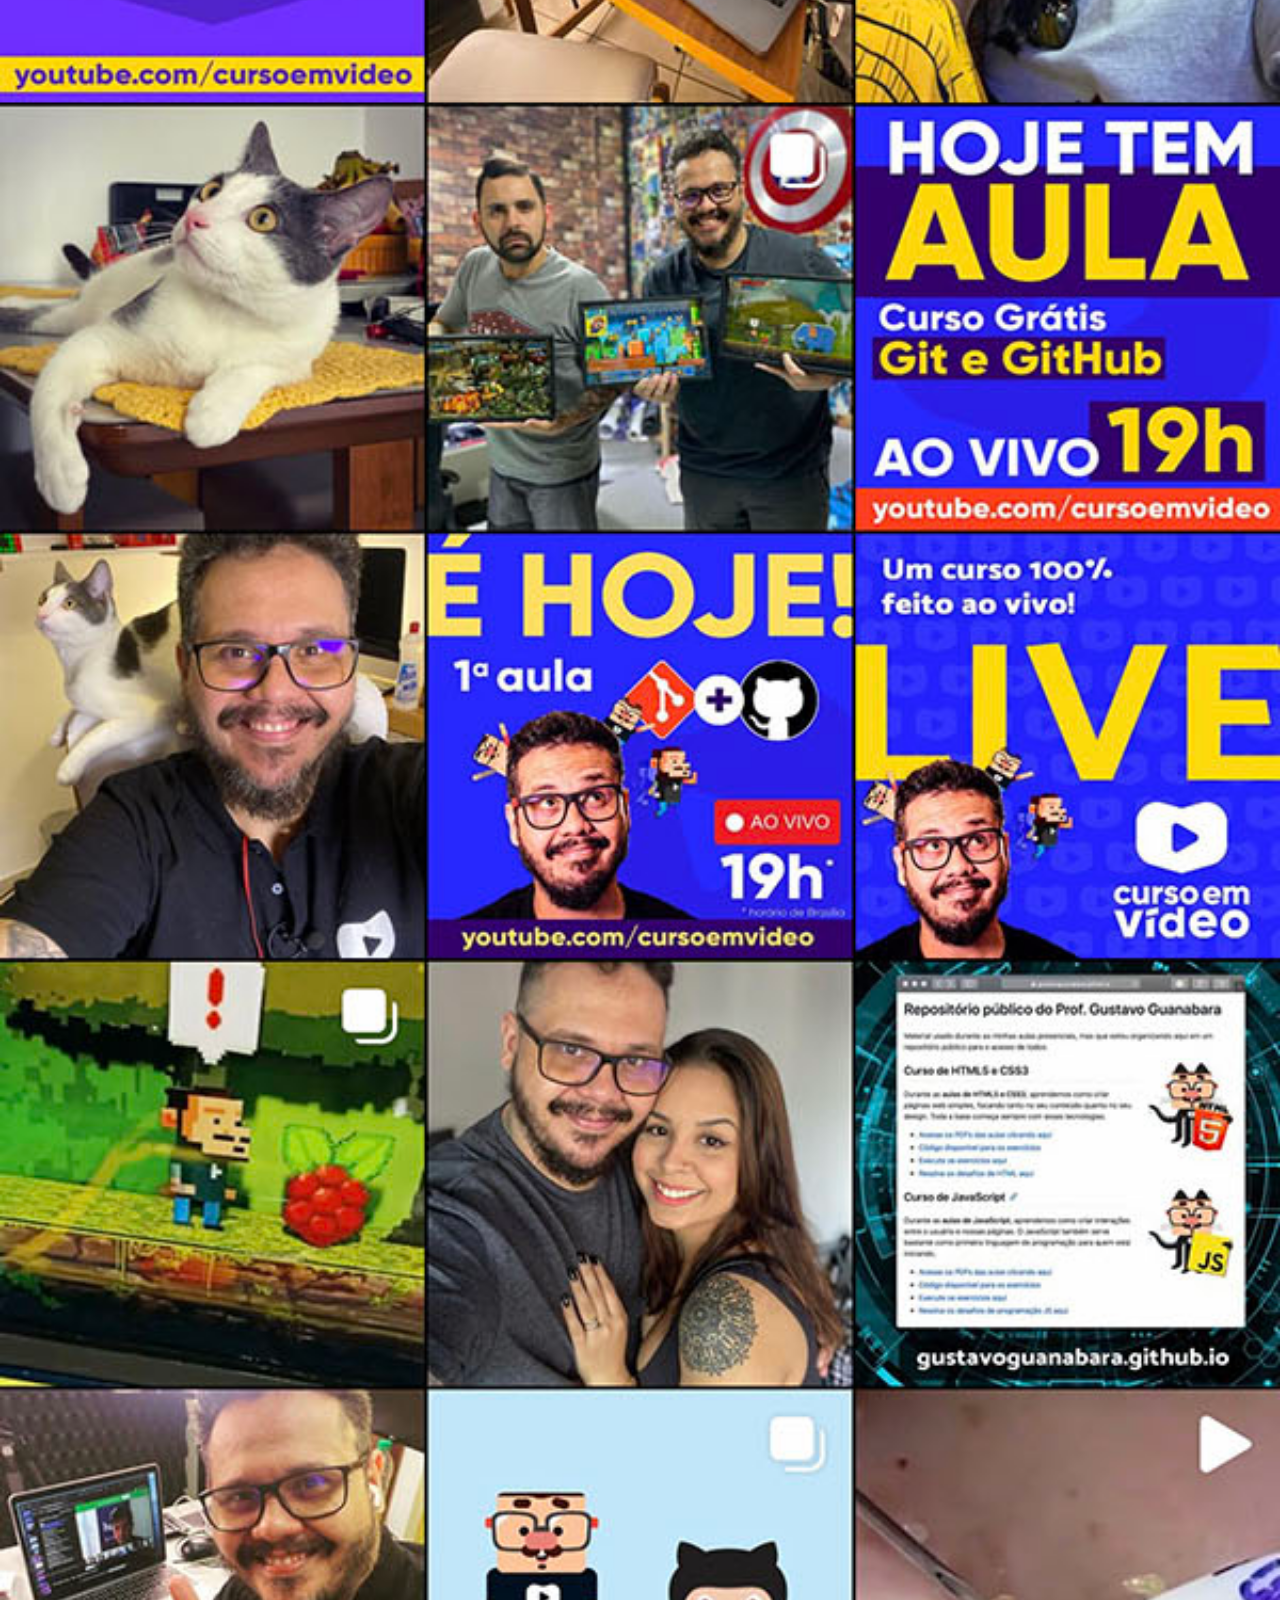
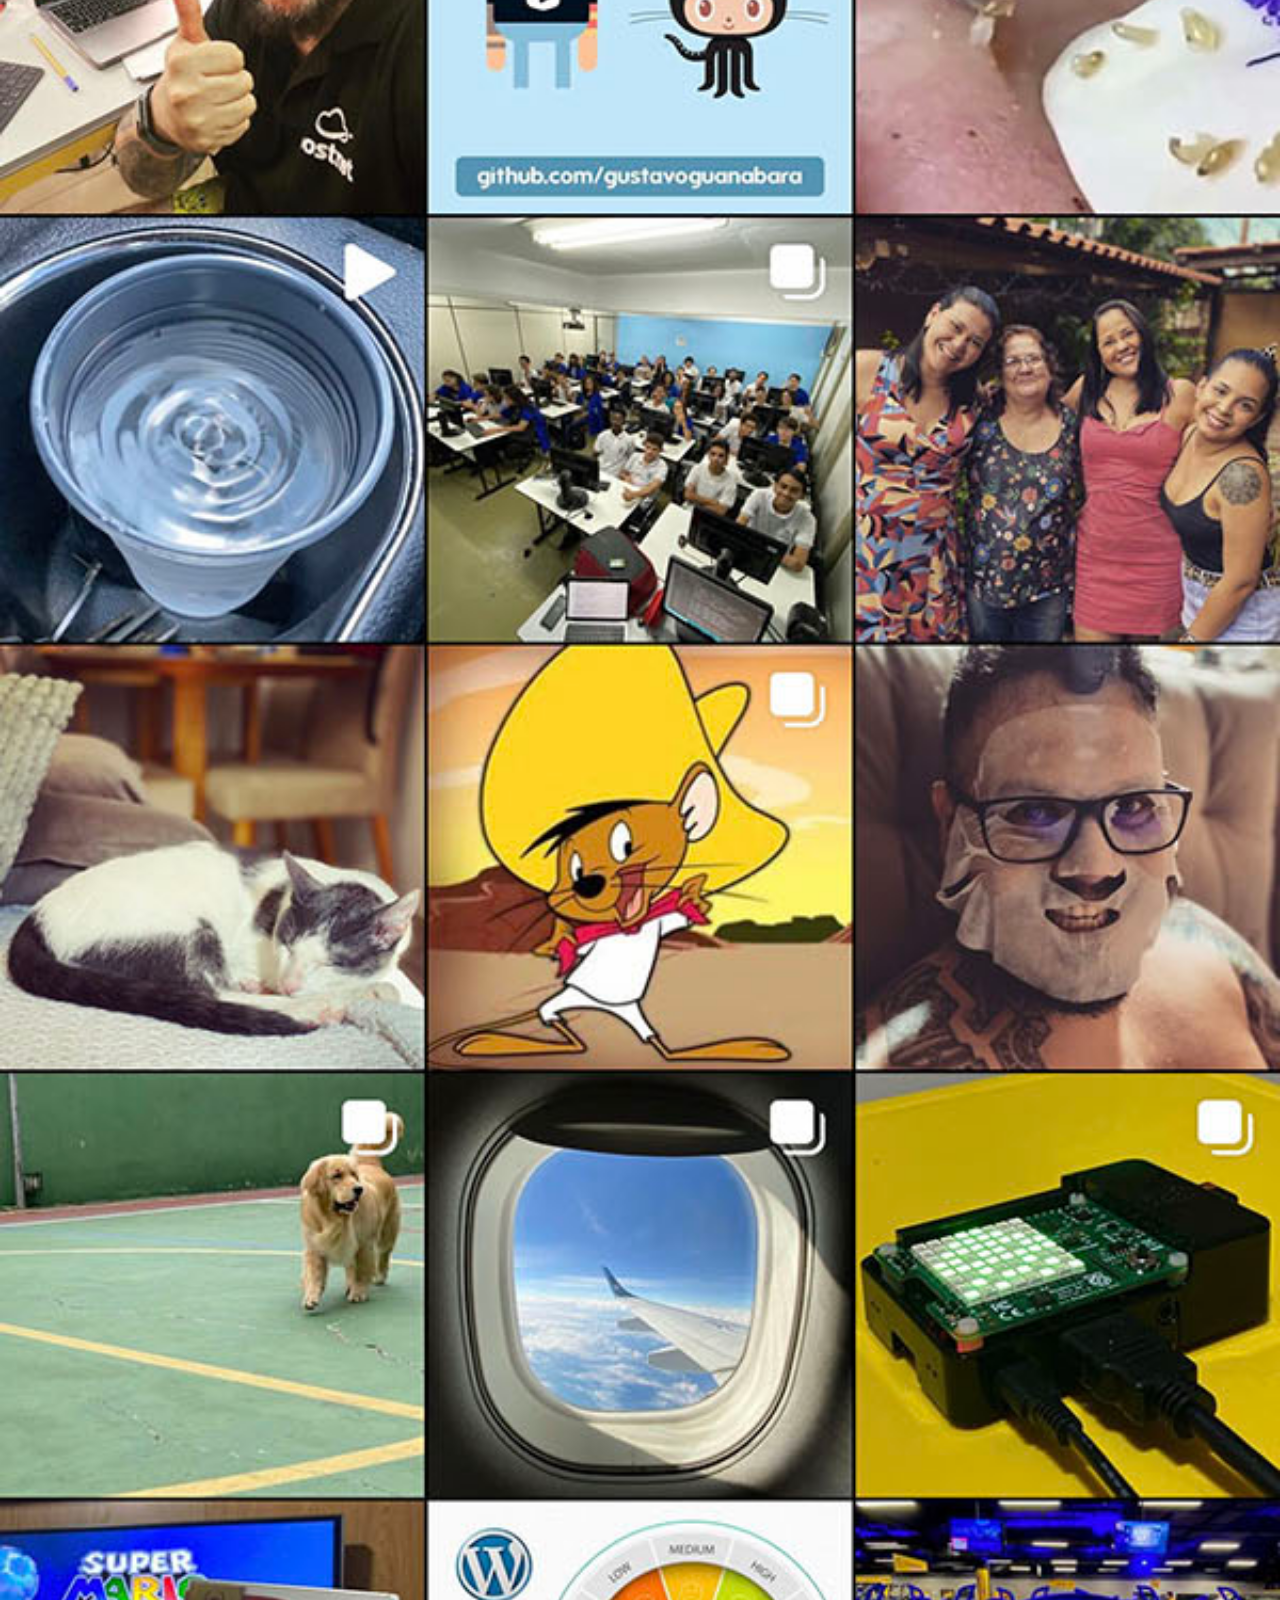
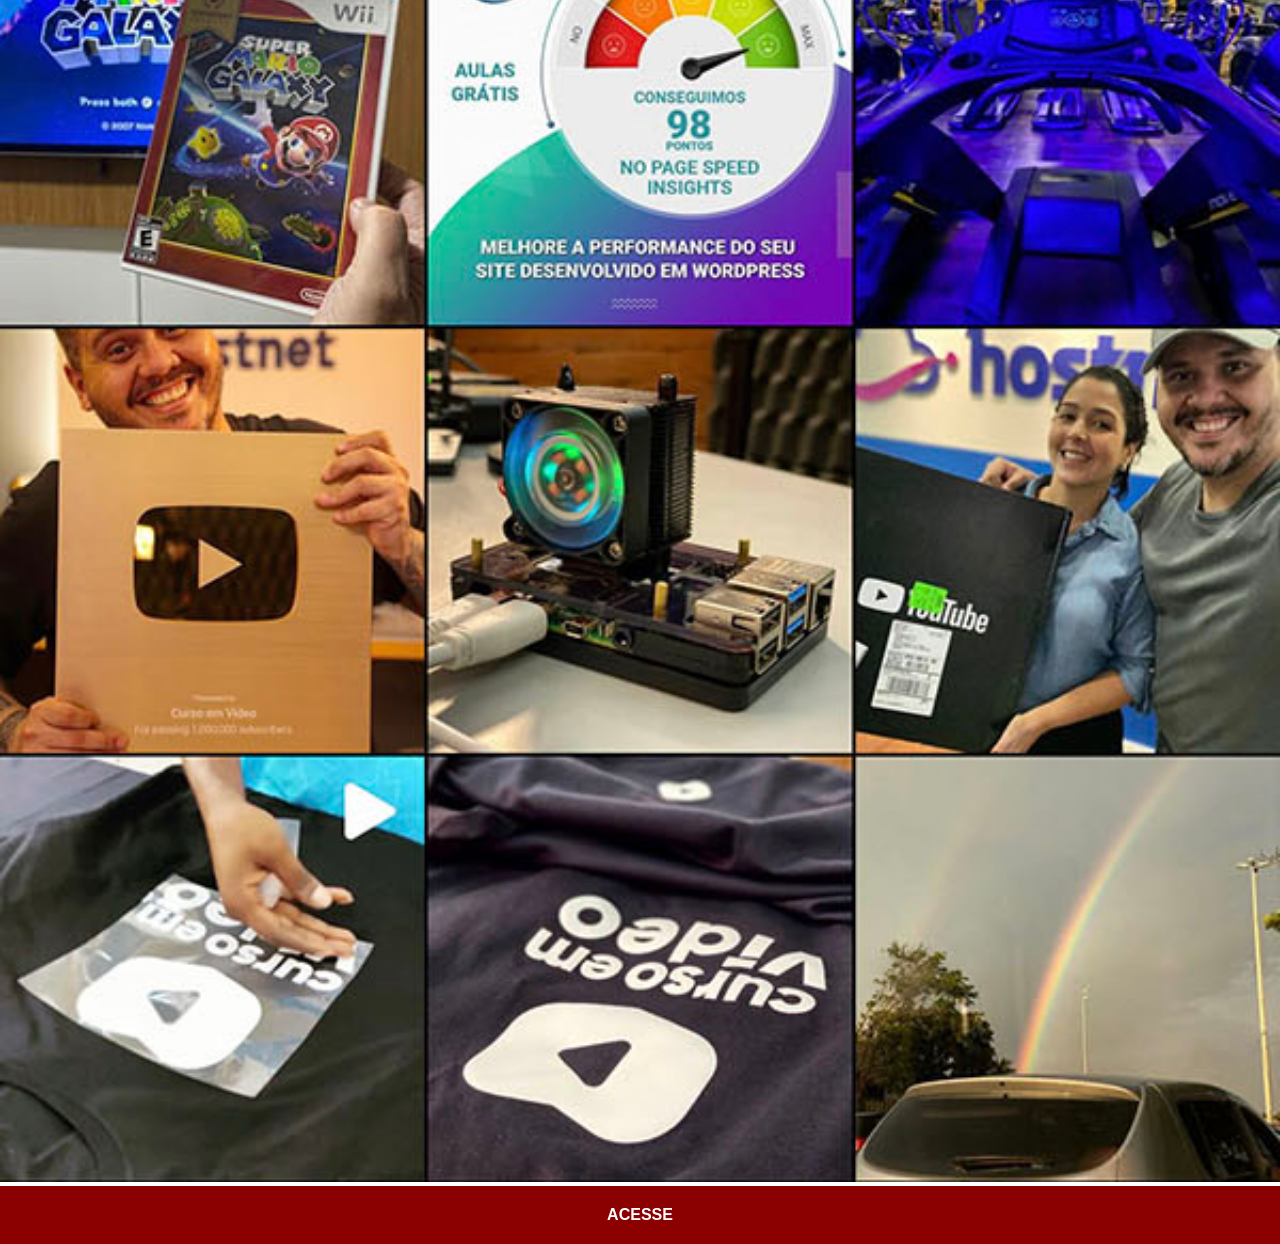
<file: instagram.html>
<!DOCTYPE html>
<html lang="pt-br">
<head>
    <meta charset="UTF-8">
    <meta name="viewport" content="width=device-width, initial-scale=1.0">
    <title>instagram</title>
    <link rel="stylesheet" href="estilos/social.css">
</head>
<body>
    <img src="imagens/tela-instagram.jpg" alt="instagram">
    <a href="https://www.instagram.com/gustavoguanabara" target="_blank">ACESSE</a>
    
</body>
</html>
</file>
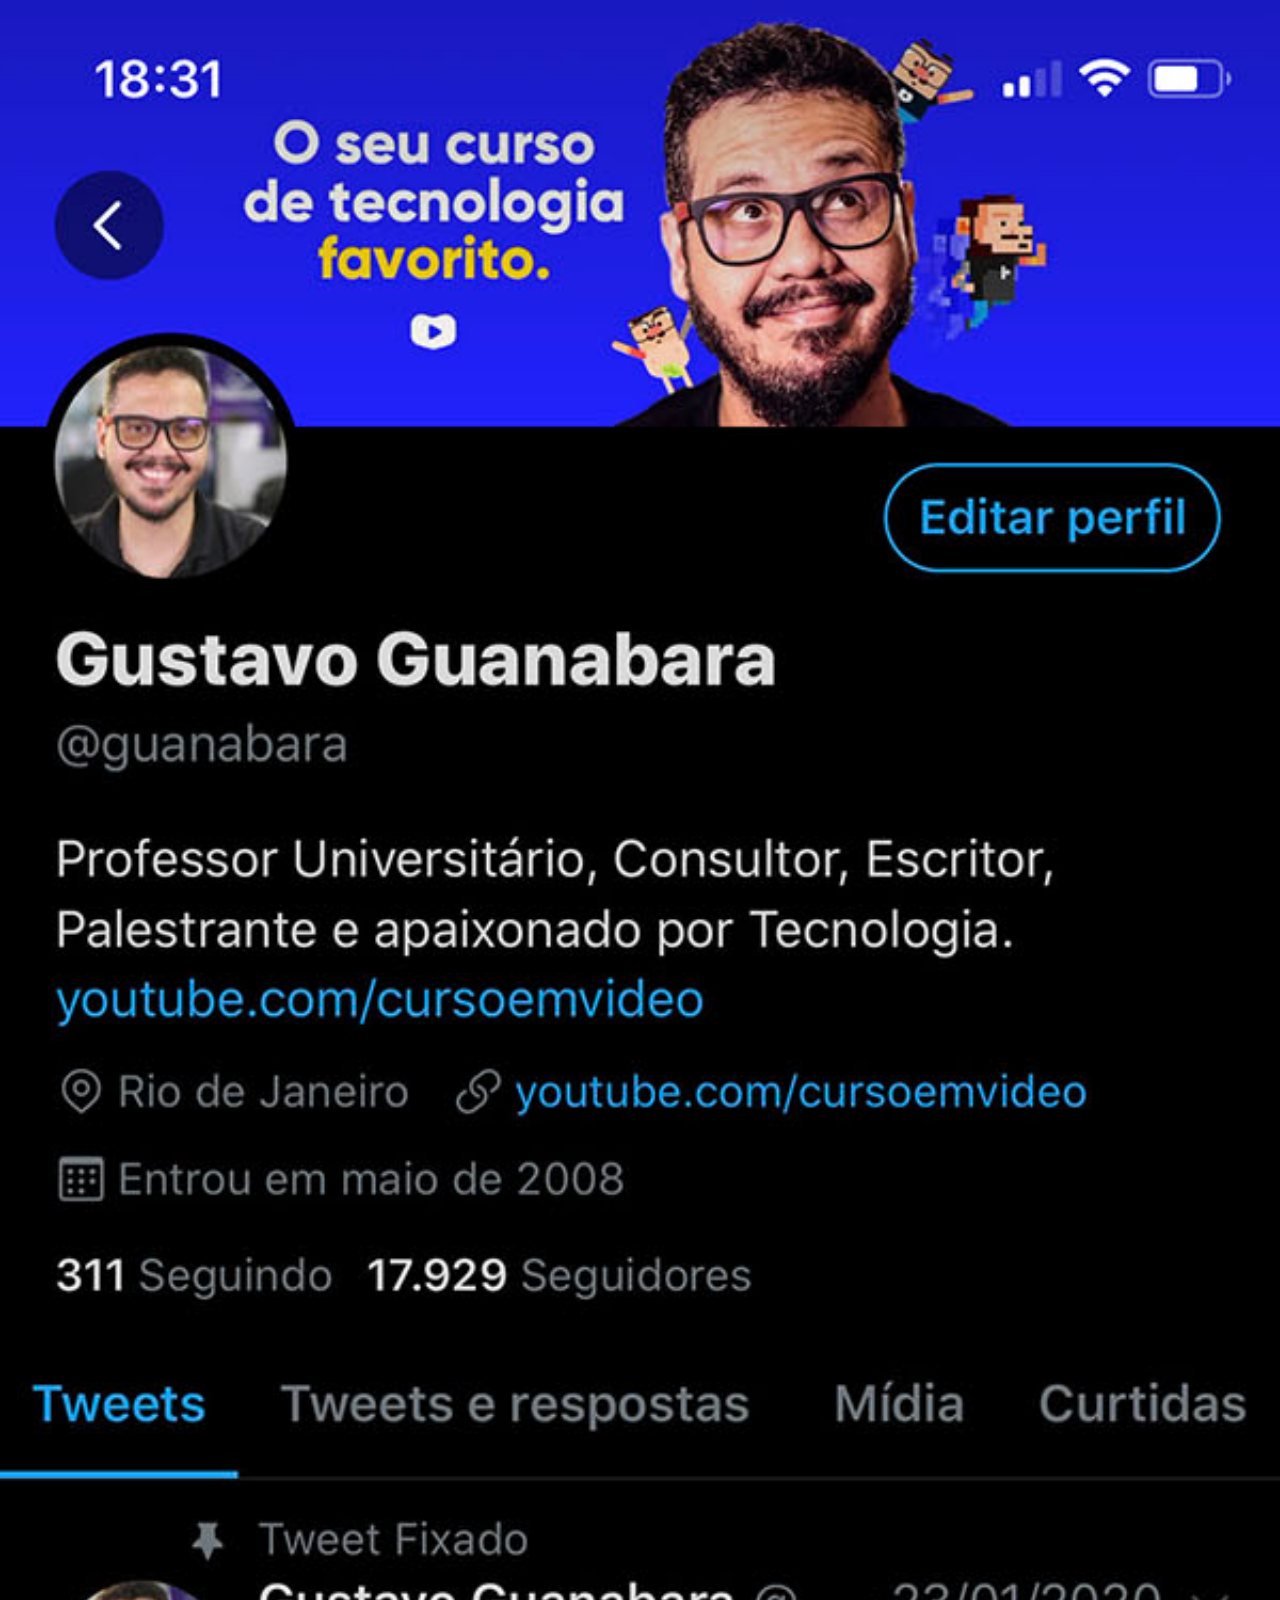
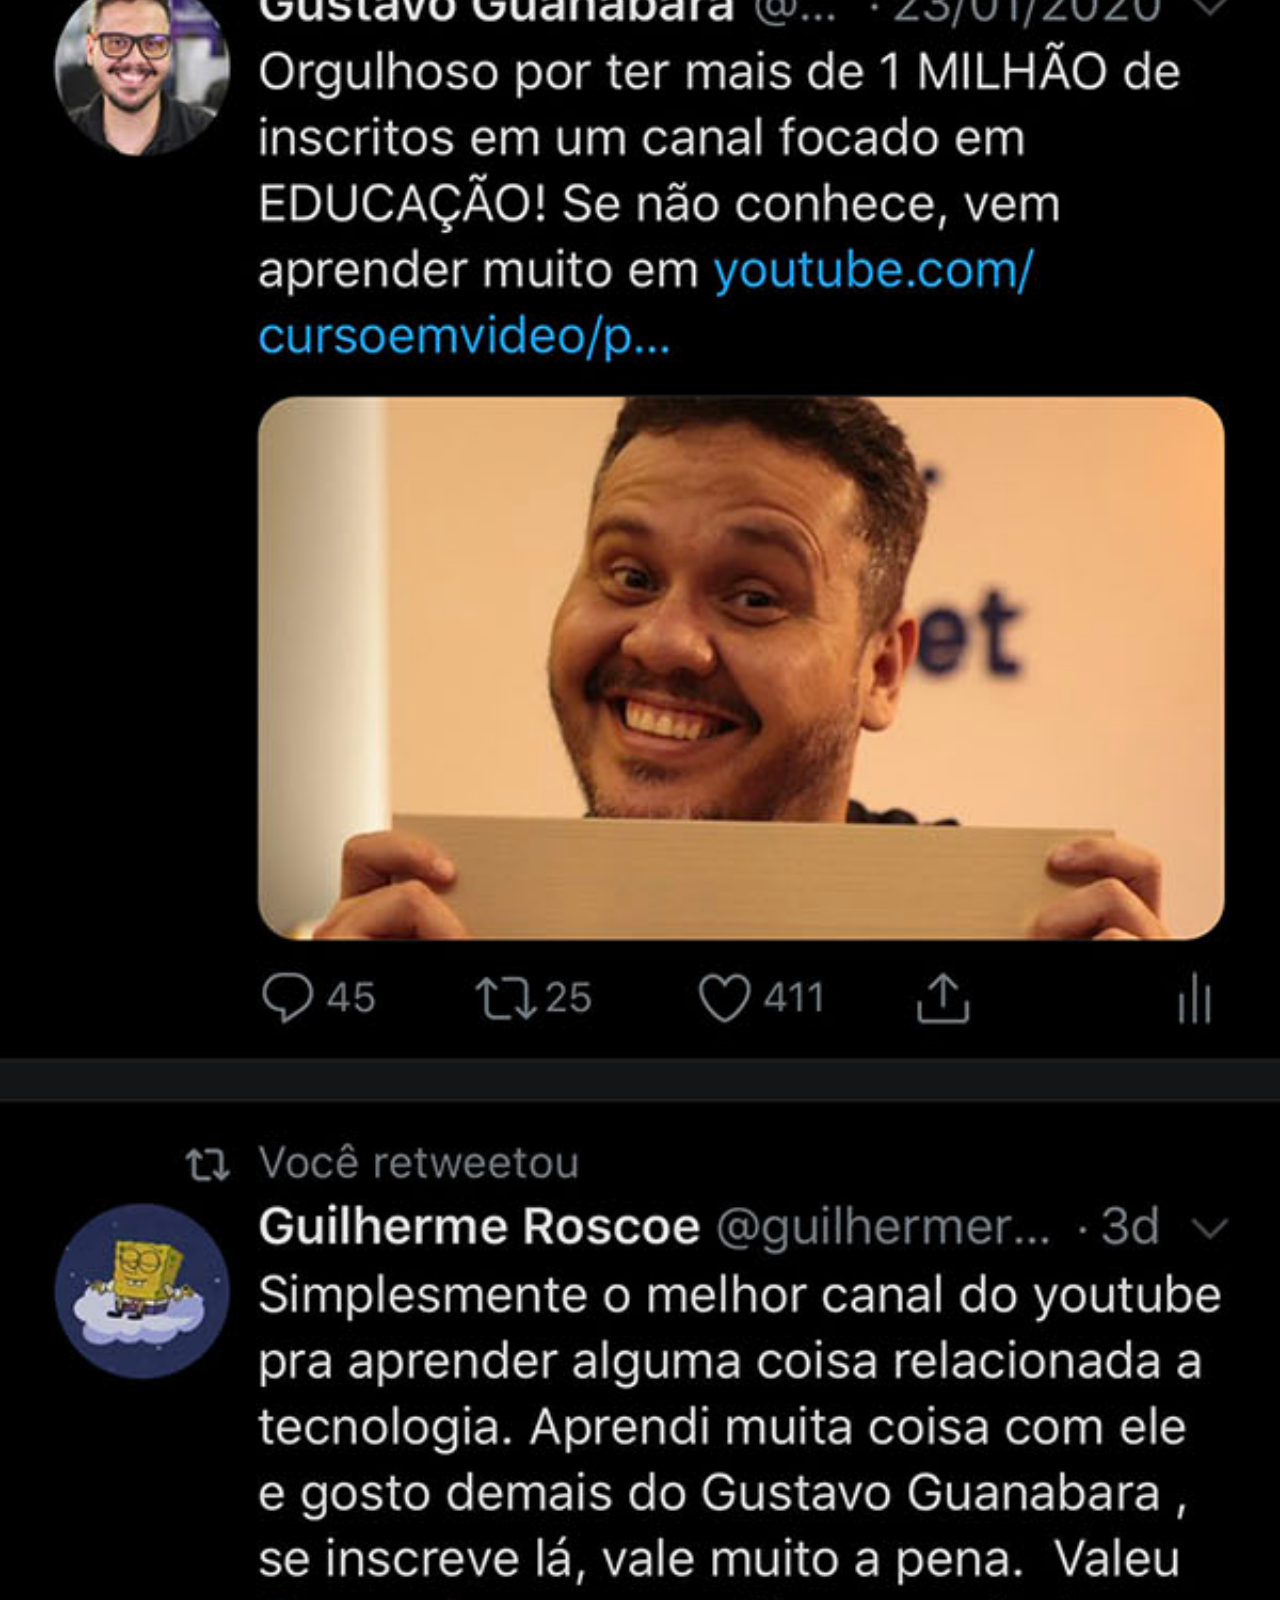
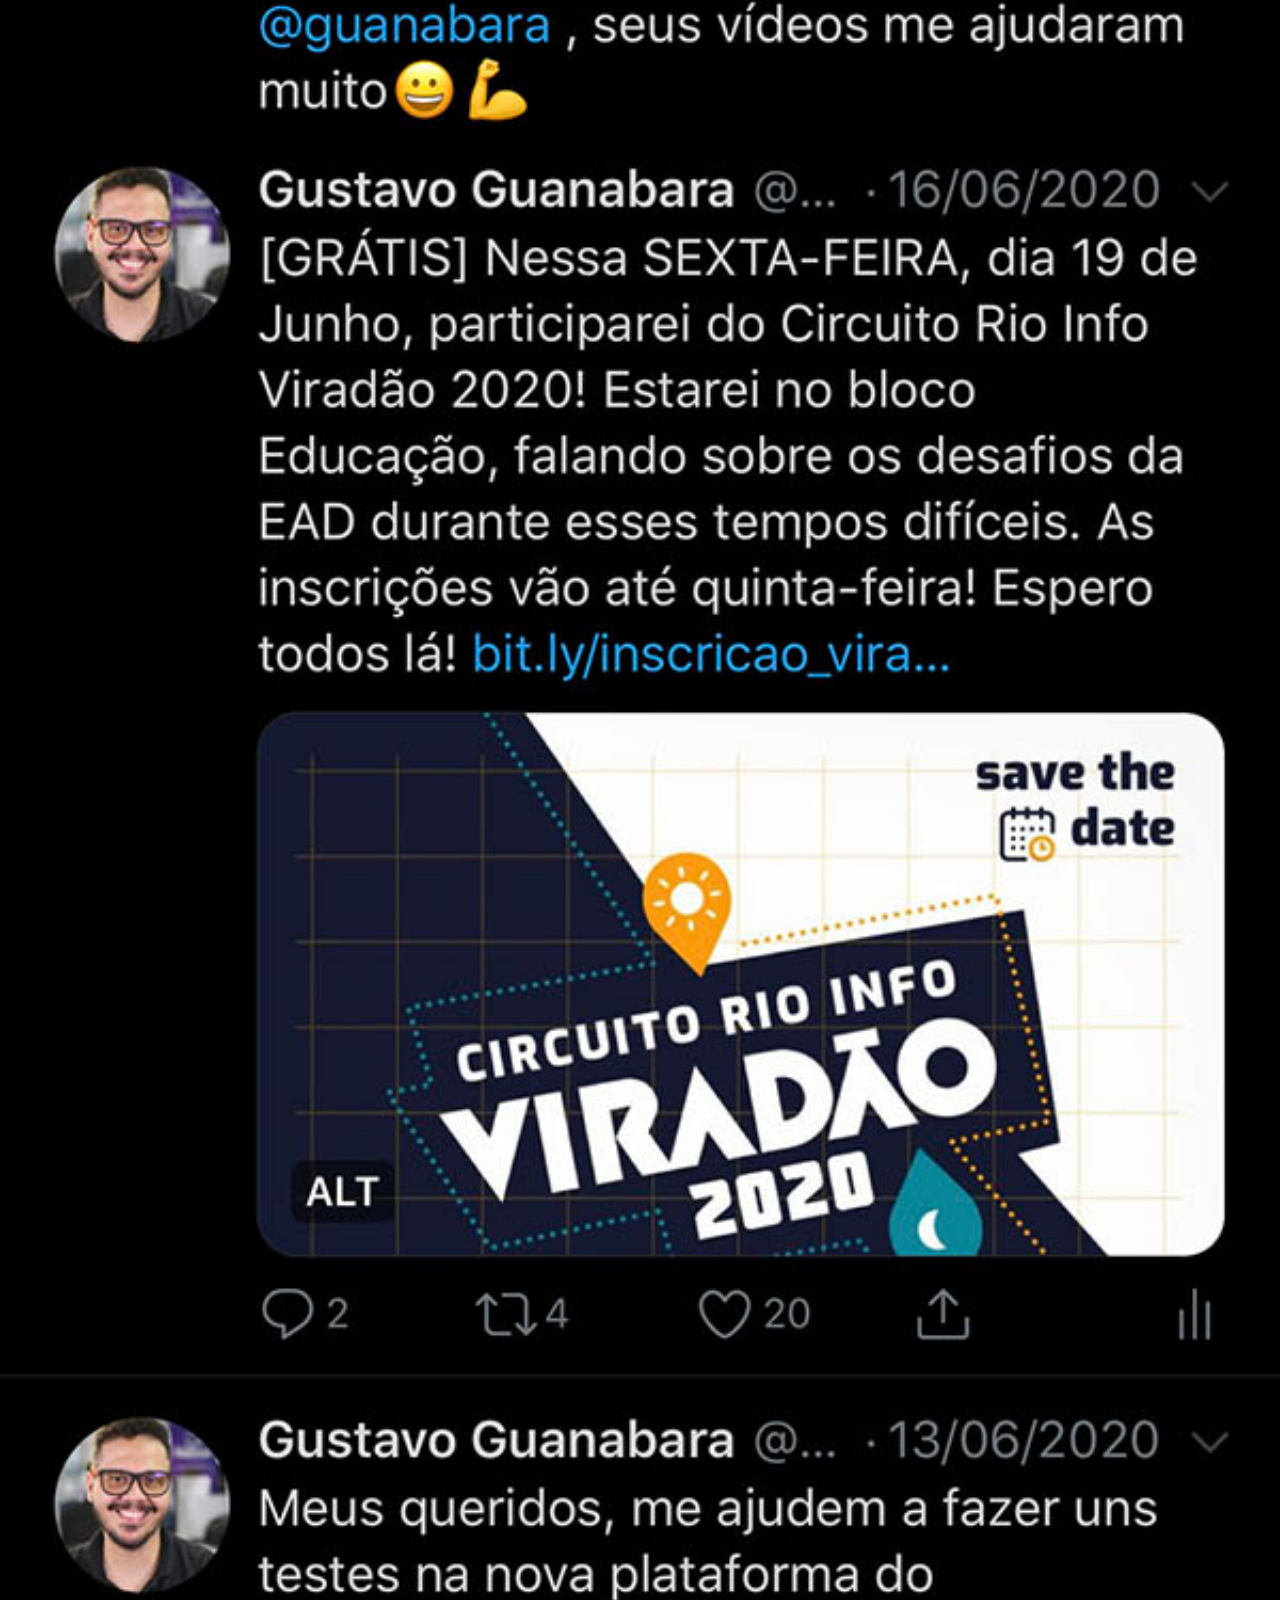
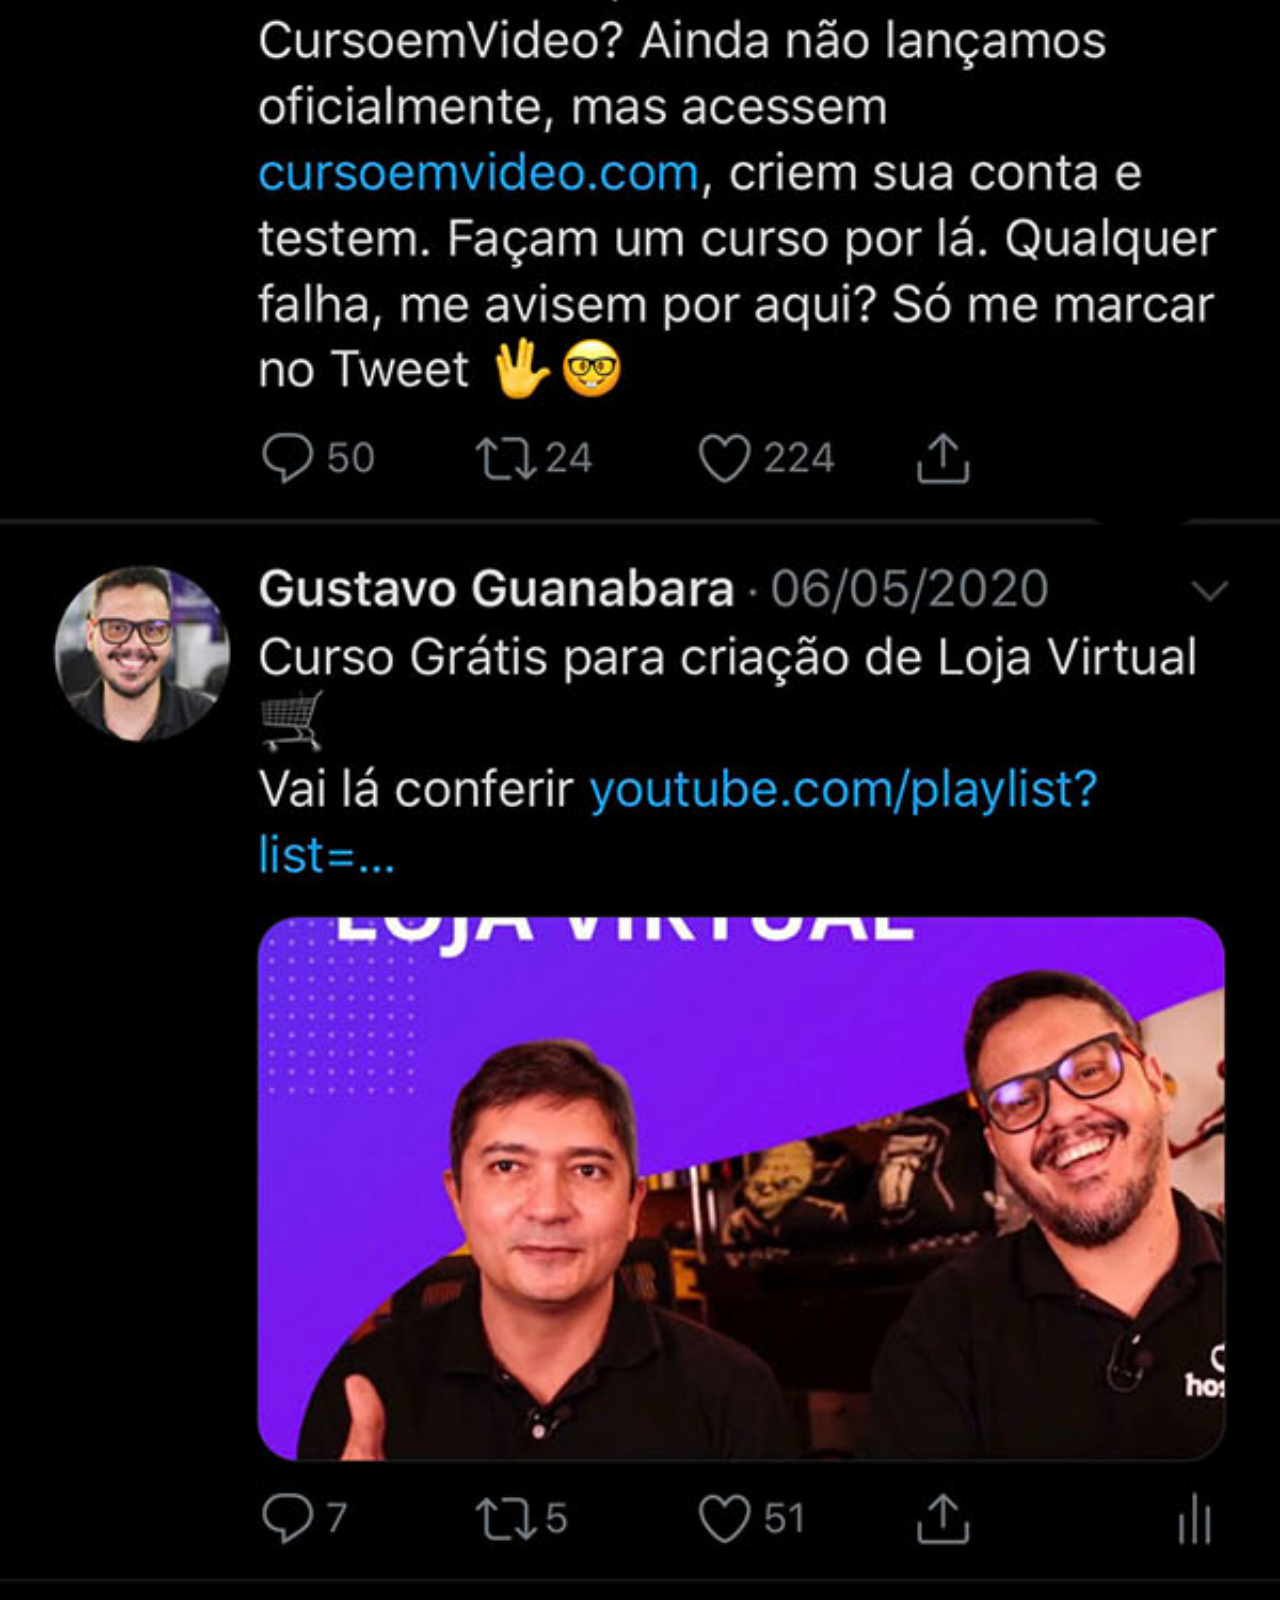
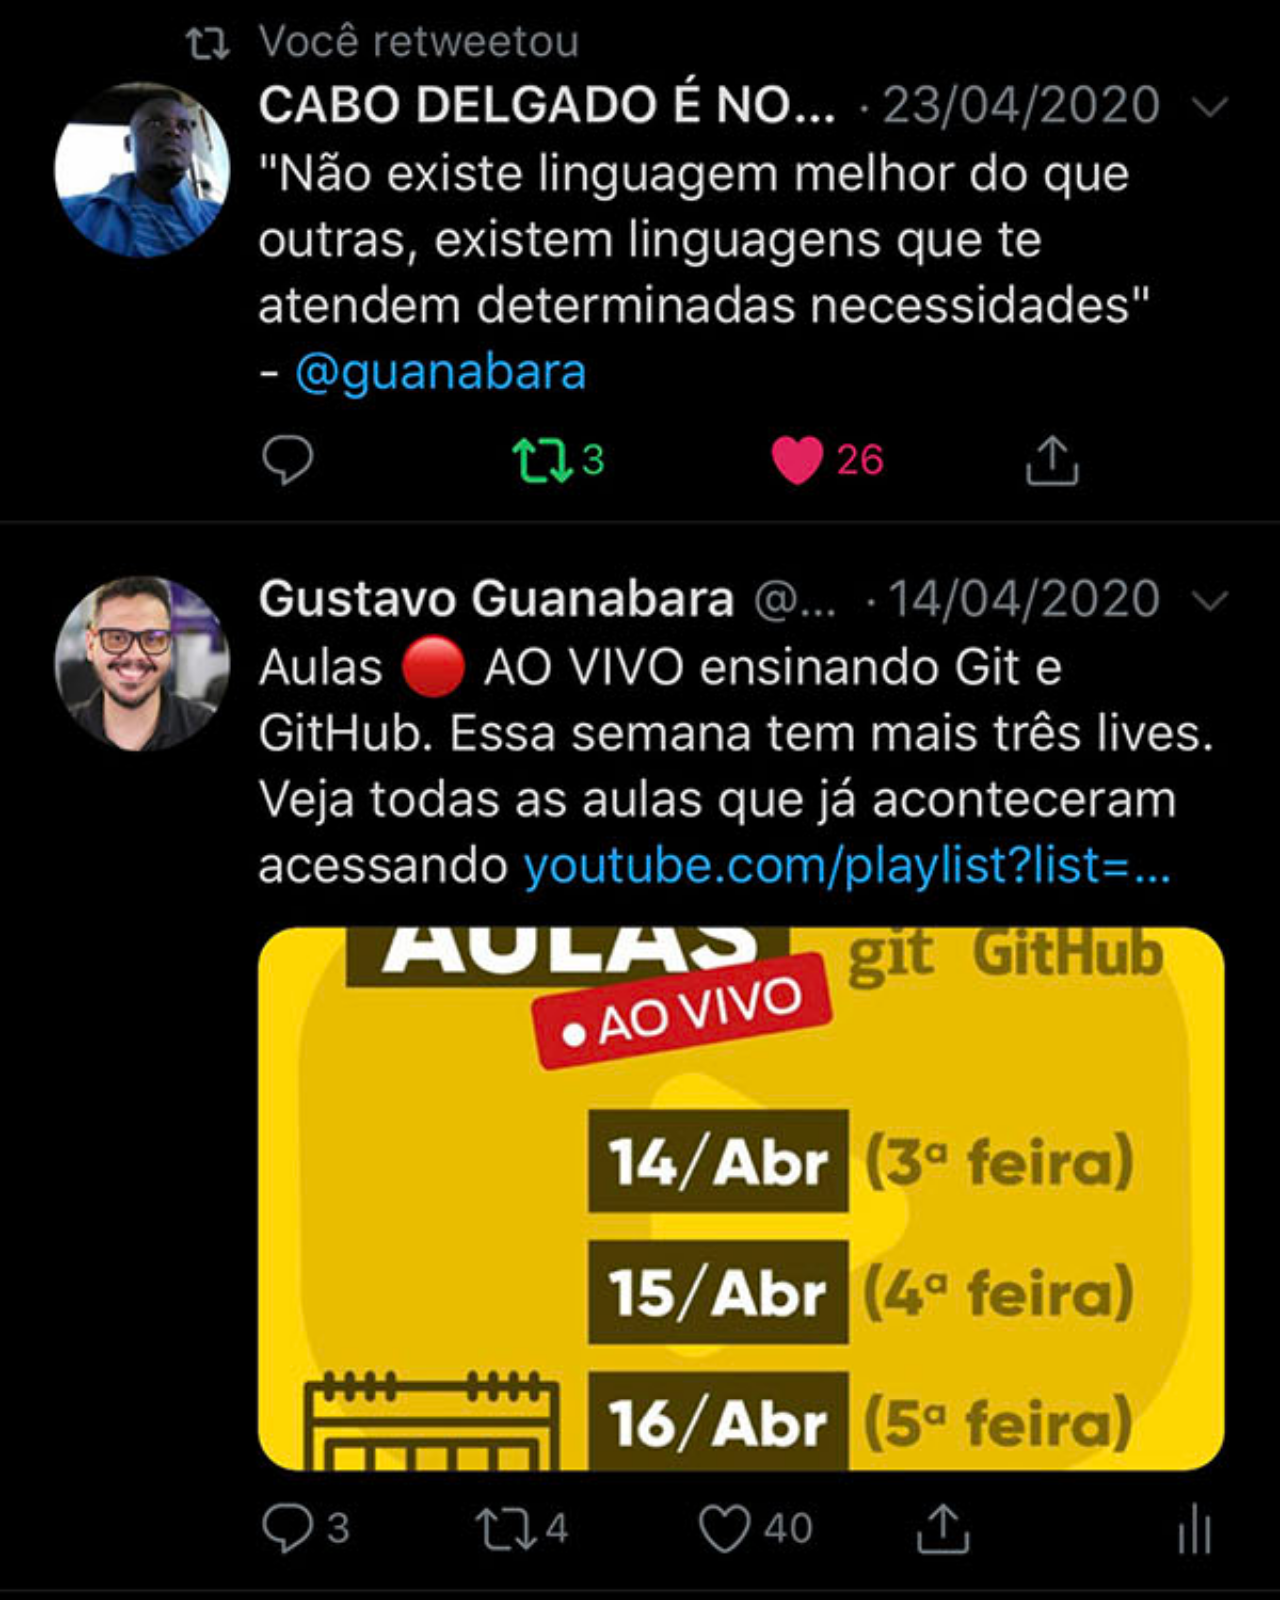
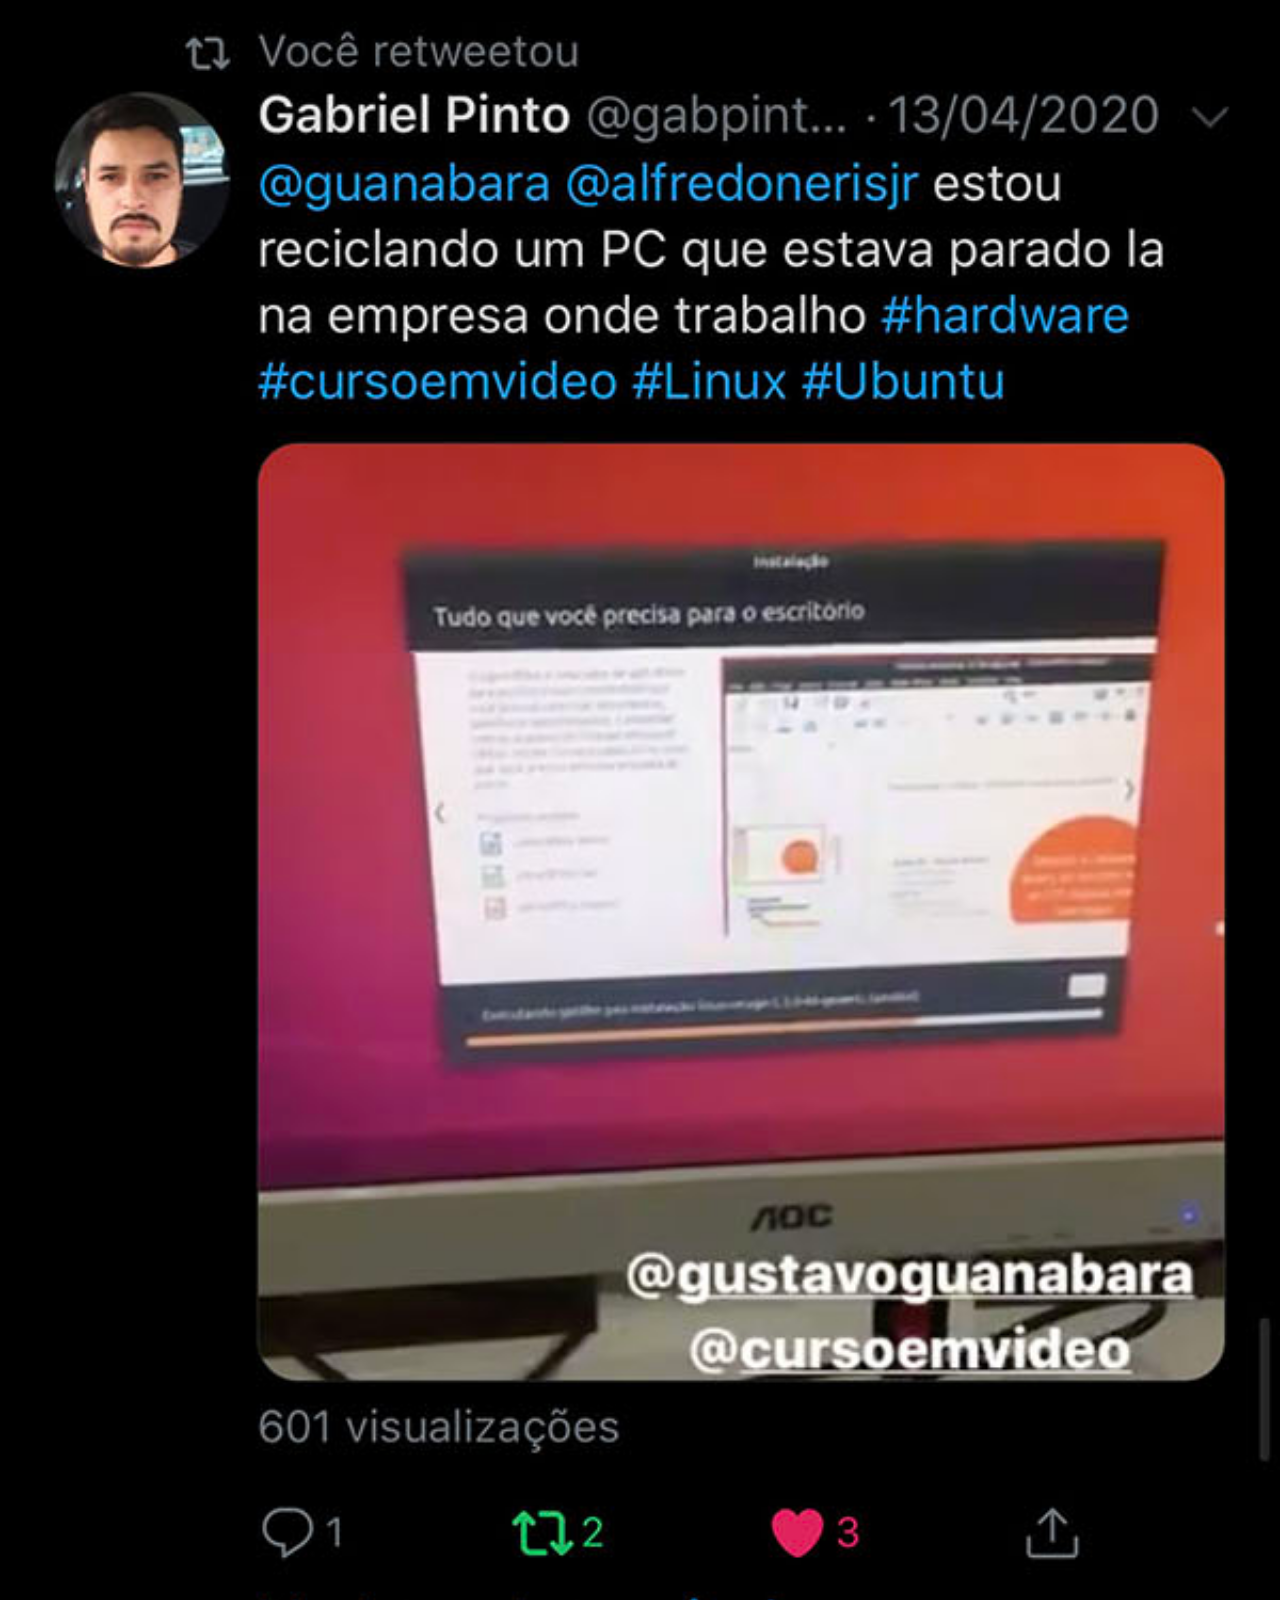
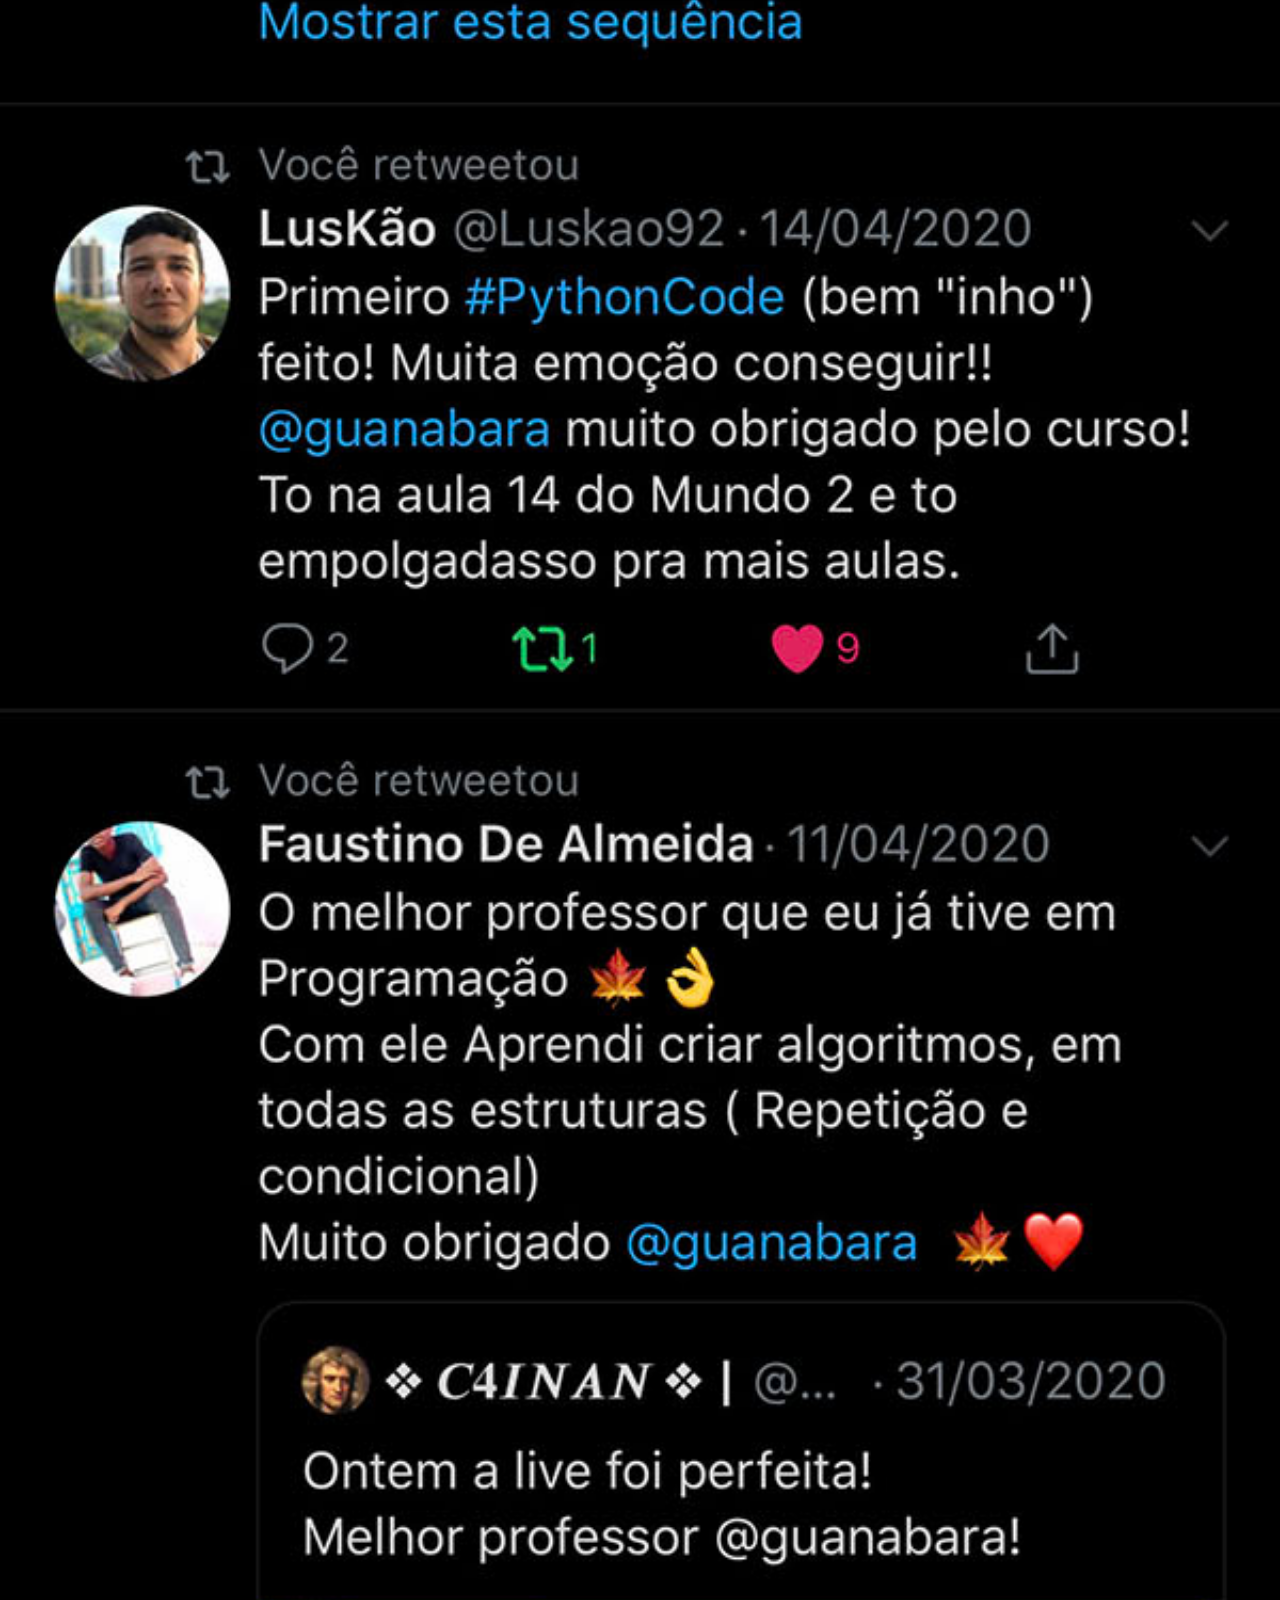
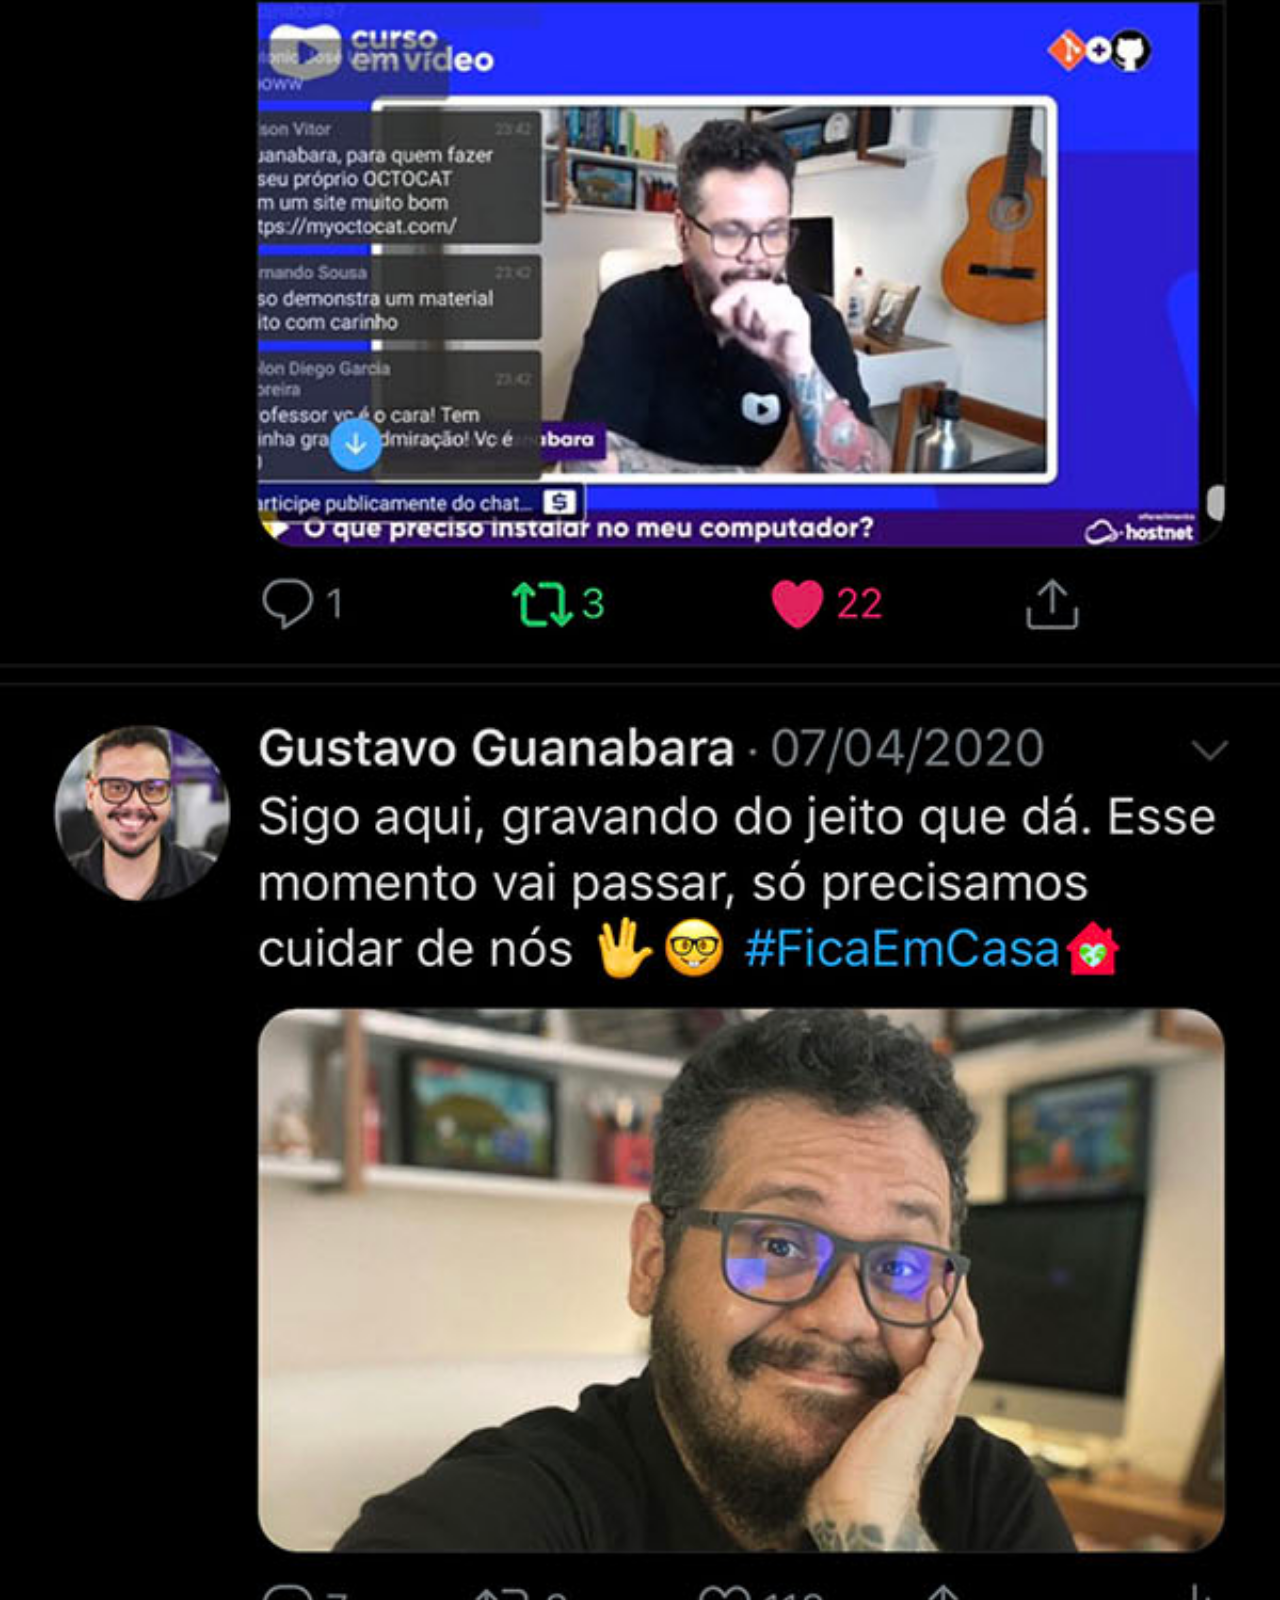
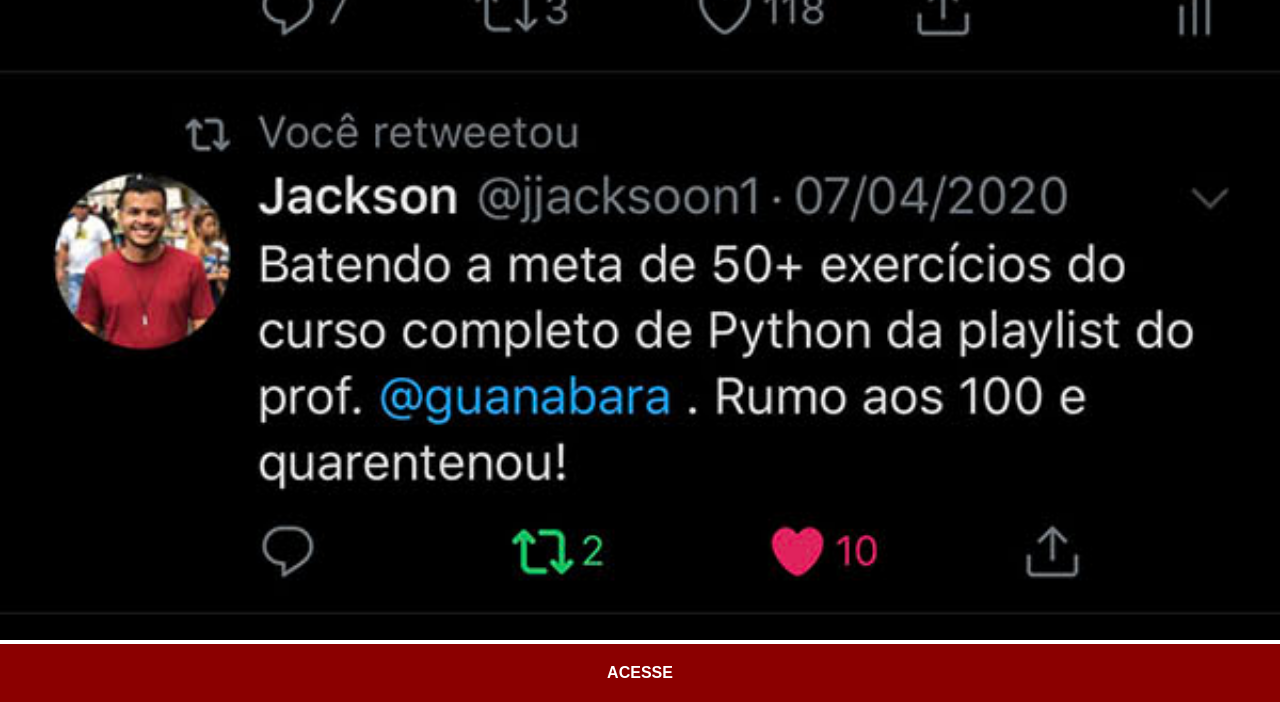
<file: twitter.html>
<!DOCTYPE html>
<html lang="pt-br">
<head>
    <meta charset="UTF-8">
    <meta name="viewport" content="width=device-width, initial-scale=1.0">
    <title>twitter</title>
    <link rel="stylesheet" href="estilos/social.css">
</head>
<body>
    <img src="imagens/tela-twitter.jpg" alt="twitter">
    <a href="https://x.com/guanabara" target="_blank">ACESSE</a>
    
</body>
</html>
</file>
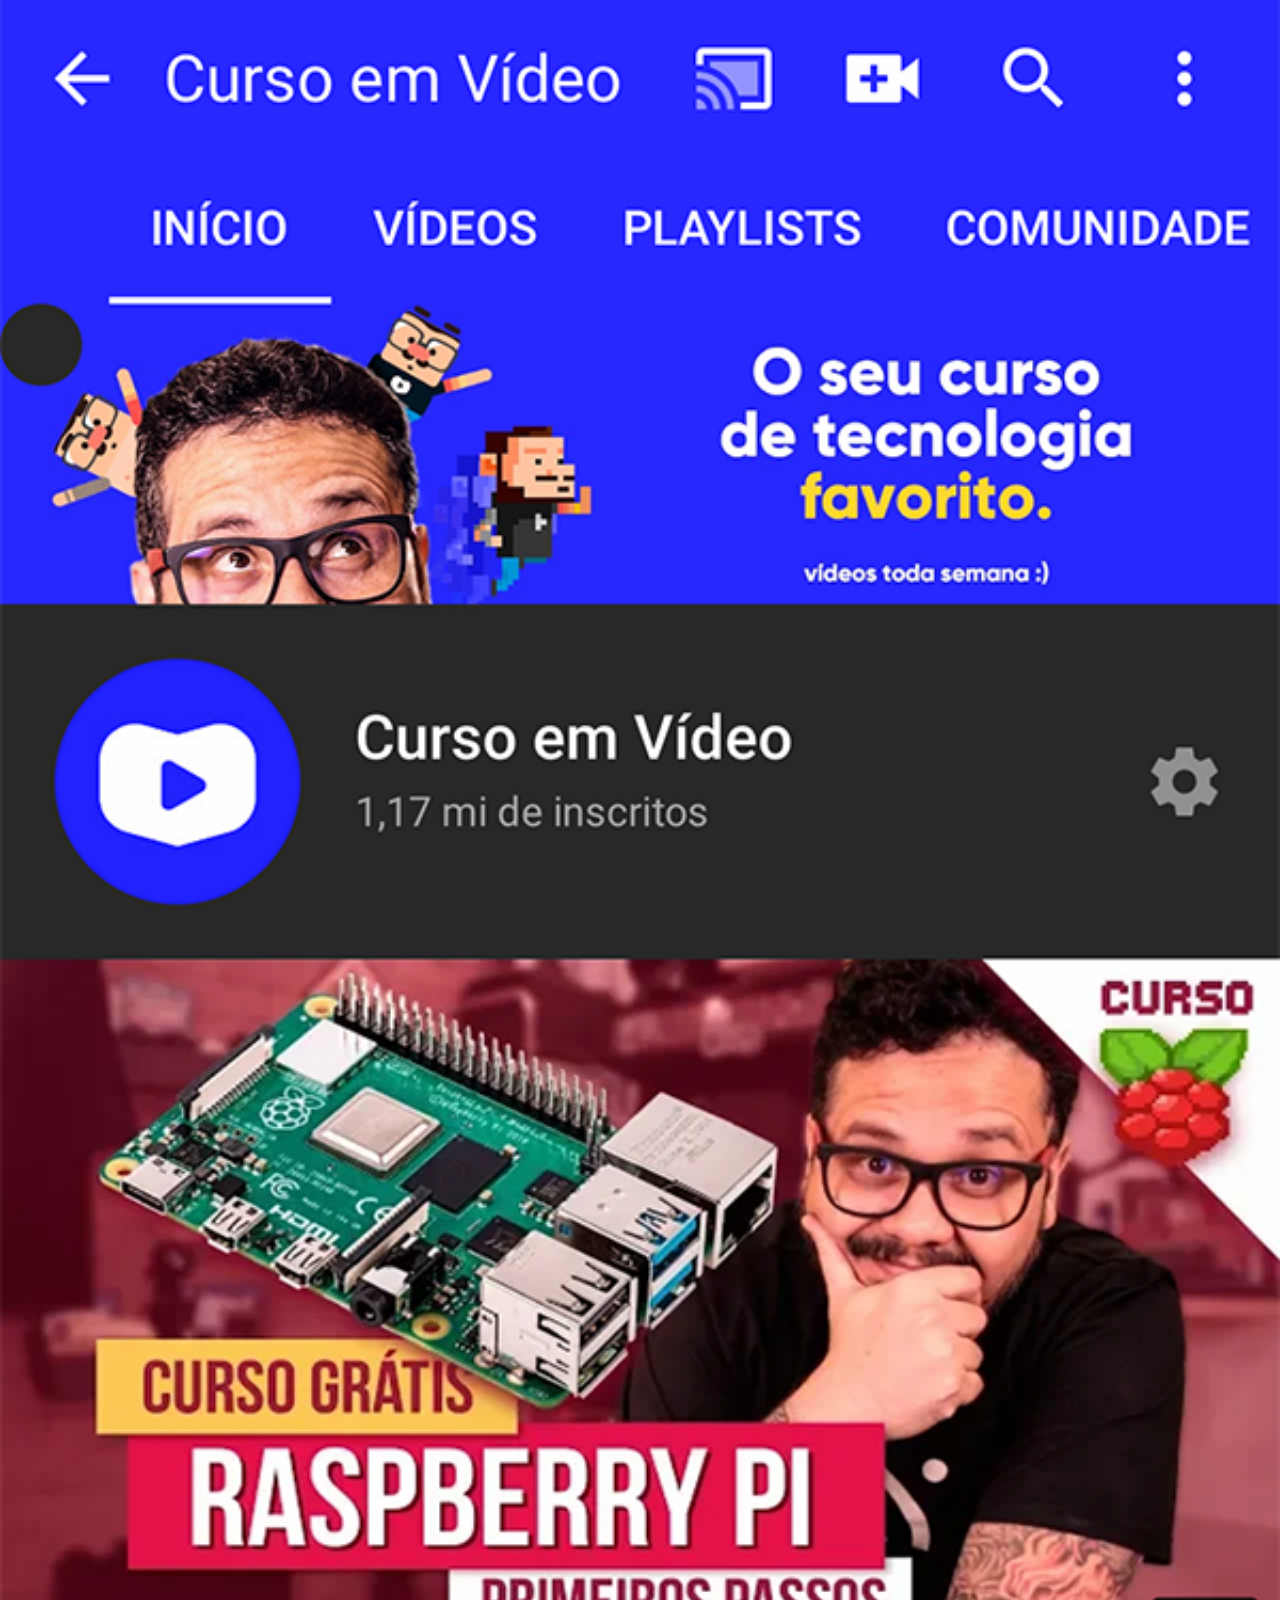
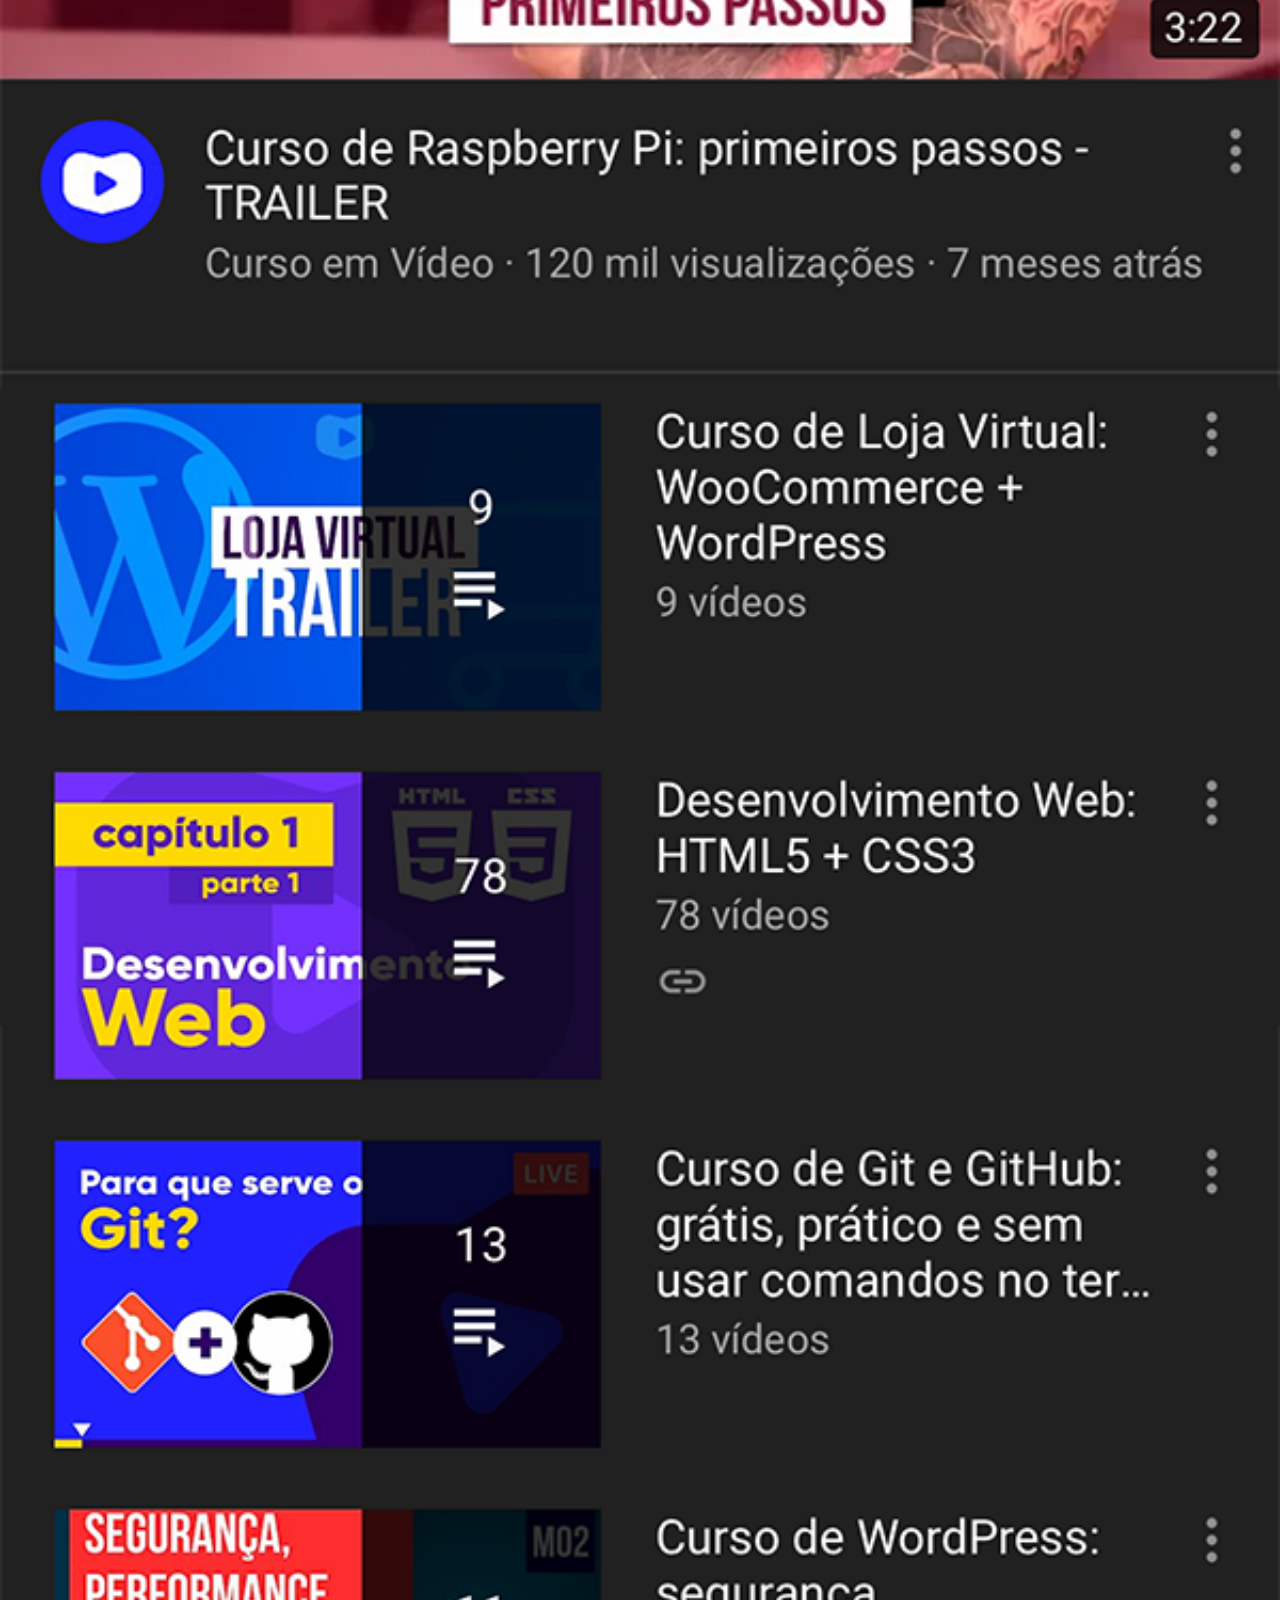
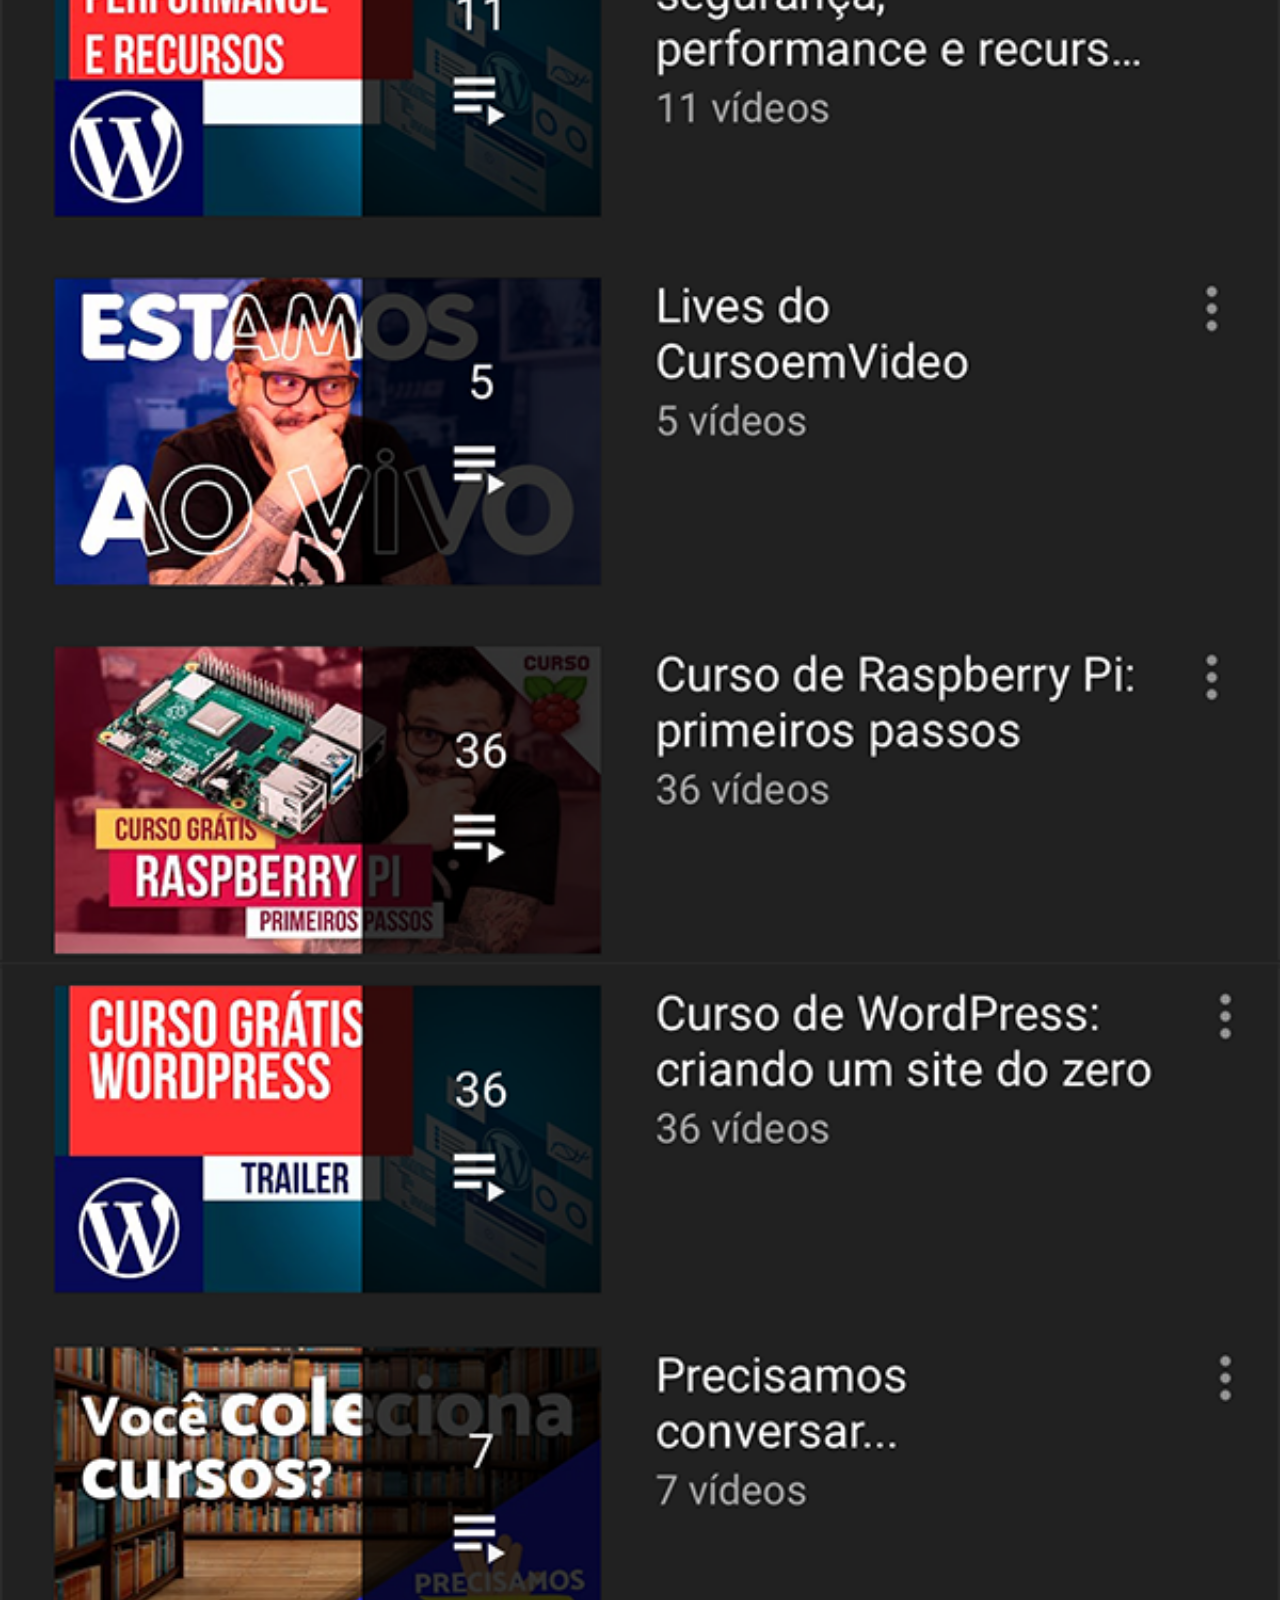
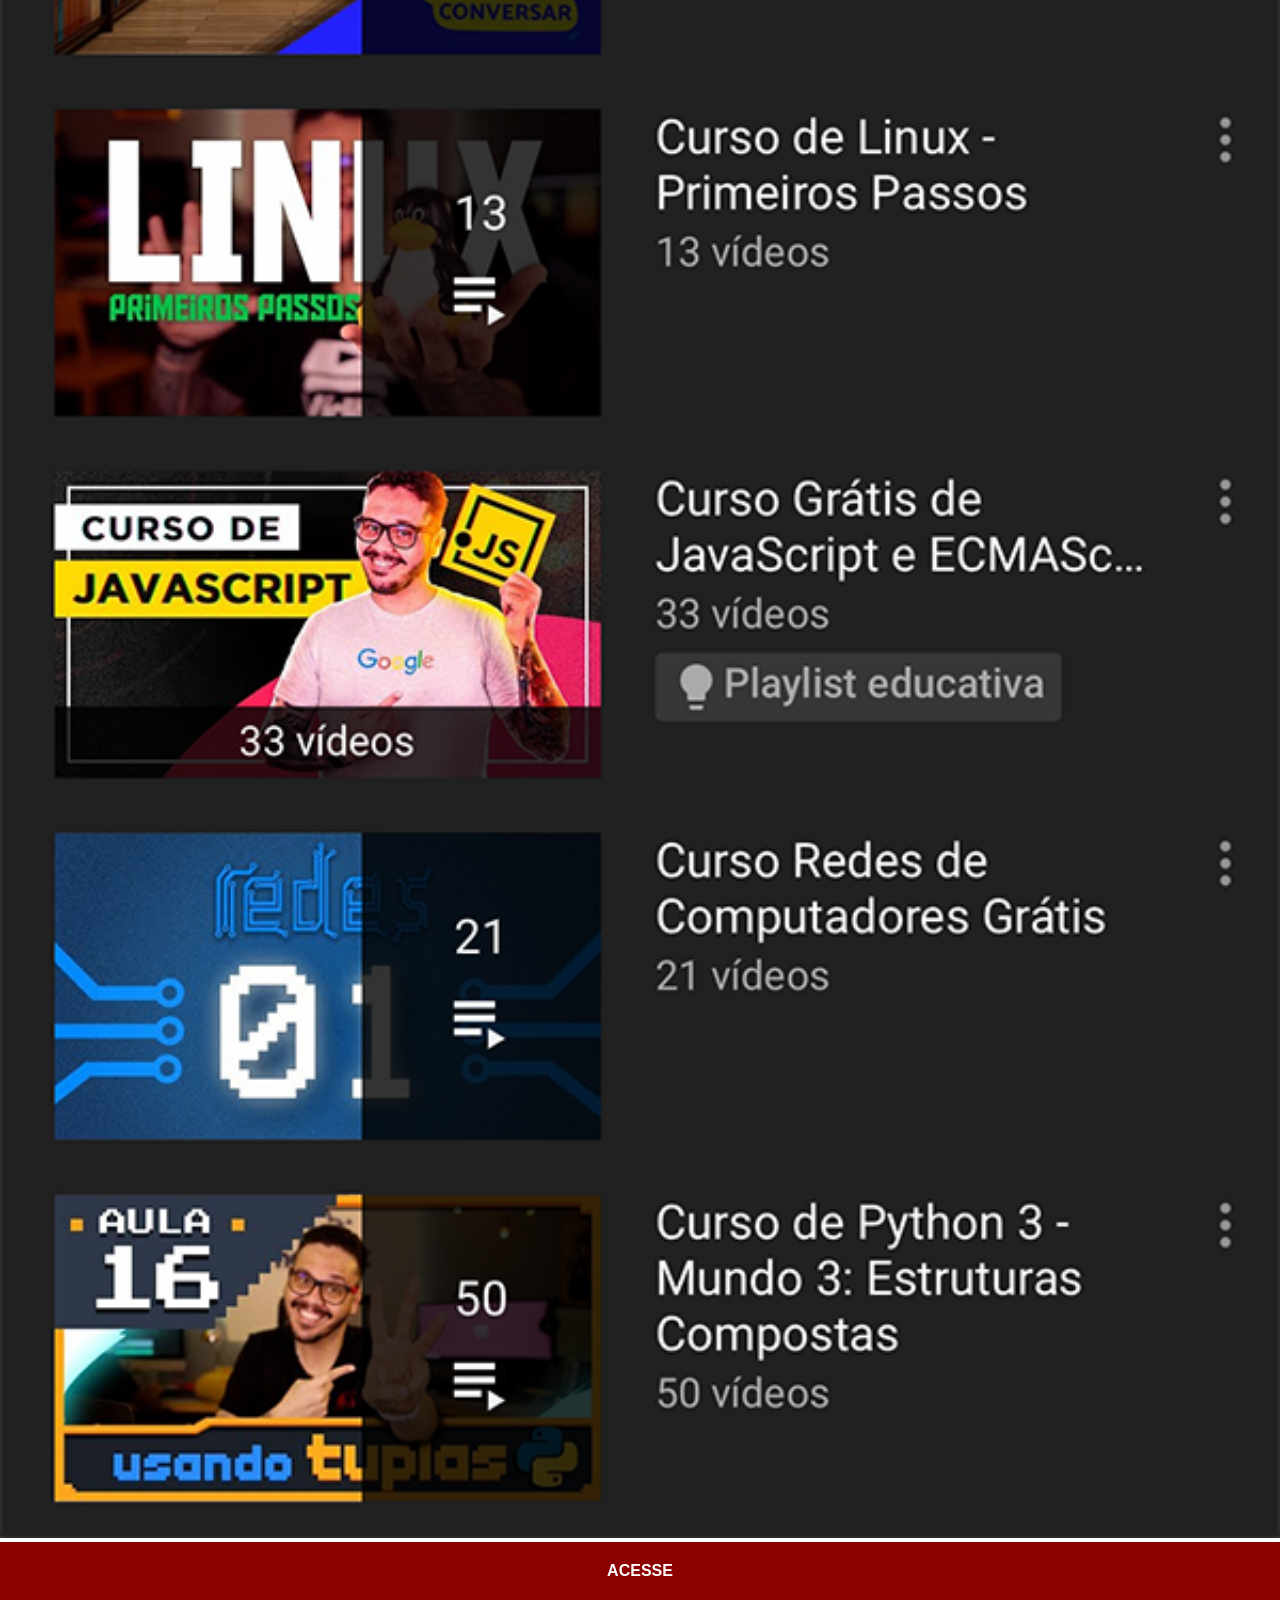
<file: youtube.html>
<!DOCTYPE html>
<html lang="pt-br">
<head>
    <meta charset="UTF-8">
    <meta name="viewport" content="width=device-width, initial-scale=1.0">
    <title>Youtube</title>
    
   <link rel="stylesheet" href="estilos/social.css">
</head>
<body>
    <img src="imagens/tela-youtube.png" alt="youtube">
    <a href="https://www.youtube.com/Cursoemvideo" target="_blank"> ACESSE</a>
</body>
</html>
</file>
<file: estilos/style.css>
@charset "UTF-8";

*{
    margin: 0;
    padding: 0;
    font-family: Arial, Helvetica, sans-serif;
}

html, body{
    height: 100vh;
    width: 100vw;
    background-color: black;


}
body{
    background: url(../imagens/fundo-madeira.jpg) no-repeat top center;
    background-size: cover;
    background-attachment: fixed;
   
    
}

main{
    
    height: 100vh;
    position: relative;
   
}


section#telefone{
    
    position: absolute;
    height: 627px;
    width: 311px;
    top: 50%;
    left: 50%;
    transform: translate(-50%, -50%);
    
    background: url(../imagens/frame-iphone.png );
    background-repeat: no-repeat;
}
iframe#tela{
    position: relative;
    top: 80px;
    left: 22px;
    width: 267px;
    height: 471px;



}
section#redes-sociais{
    text-align: right;
}
section#redes-sociais img{
    width: 50px;
   
    border-radius: 50%;
    box-shadow: 2px 2px 5px rgba(0, 0, 0, 0.404);
    box-sizing: border-box;
    
    
    
}
section#redes-sociais img:hover{
    border: 2px solid rgba(255, 255, 255, 0.377);
    transform: translate(-3px, -3px);
    transition: all 0.3s , border 1s;
    
}
</file>
<file: estilos/social.css>
@charset "UTF-8";
*{
    margin: 0;
    padding: 0;
    font-family: Arial, Helvetica, sans-serif;
}

::-webkit-scrollbar{
    width: 0;
    height: 0;
}
img{
    width: 100vw;
    

}
a{
    display: block;
    background-color: darkred;
    color: white;
    padding: 20px;
    text-align: center;
    font-weight: bolder;
    text-decoration: none;
    


}
 a:hover{
    background-color: red;
 }
</file>
